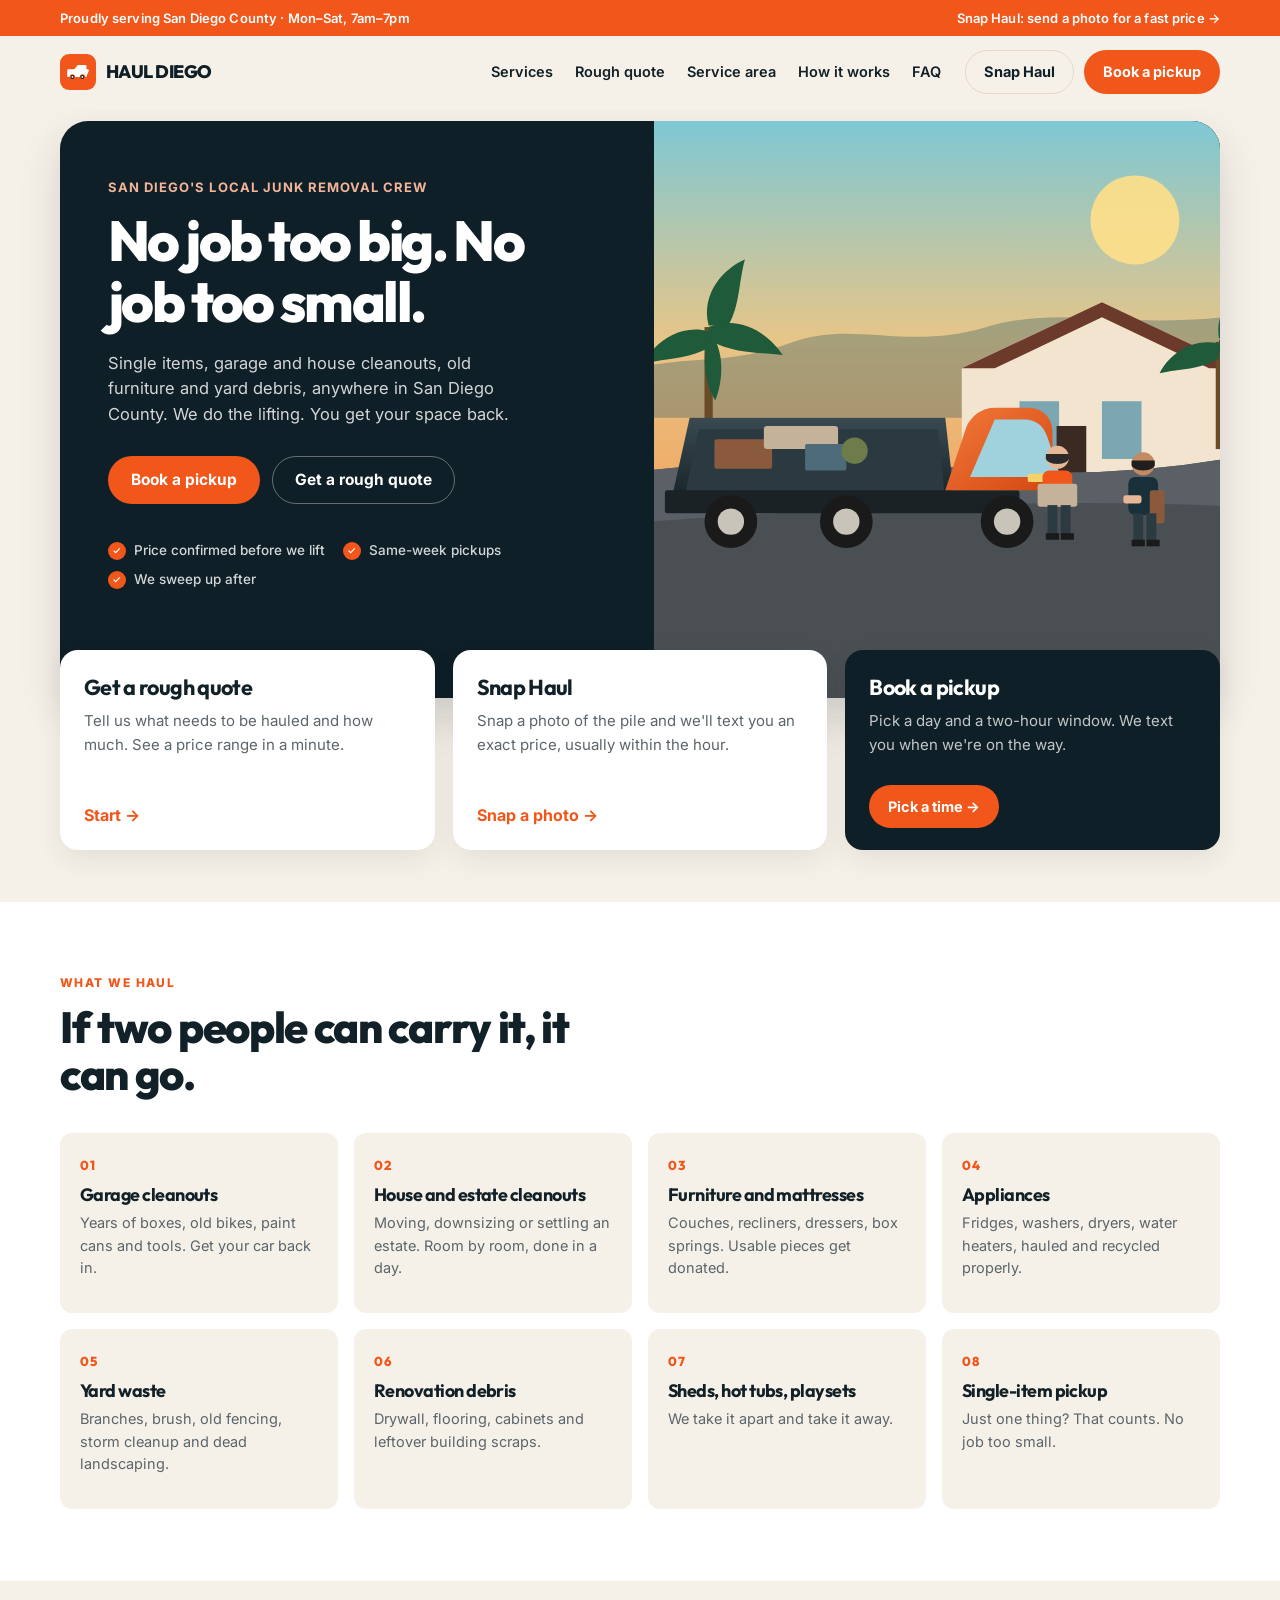
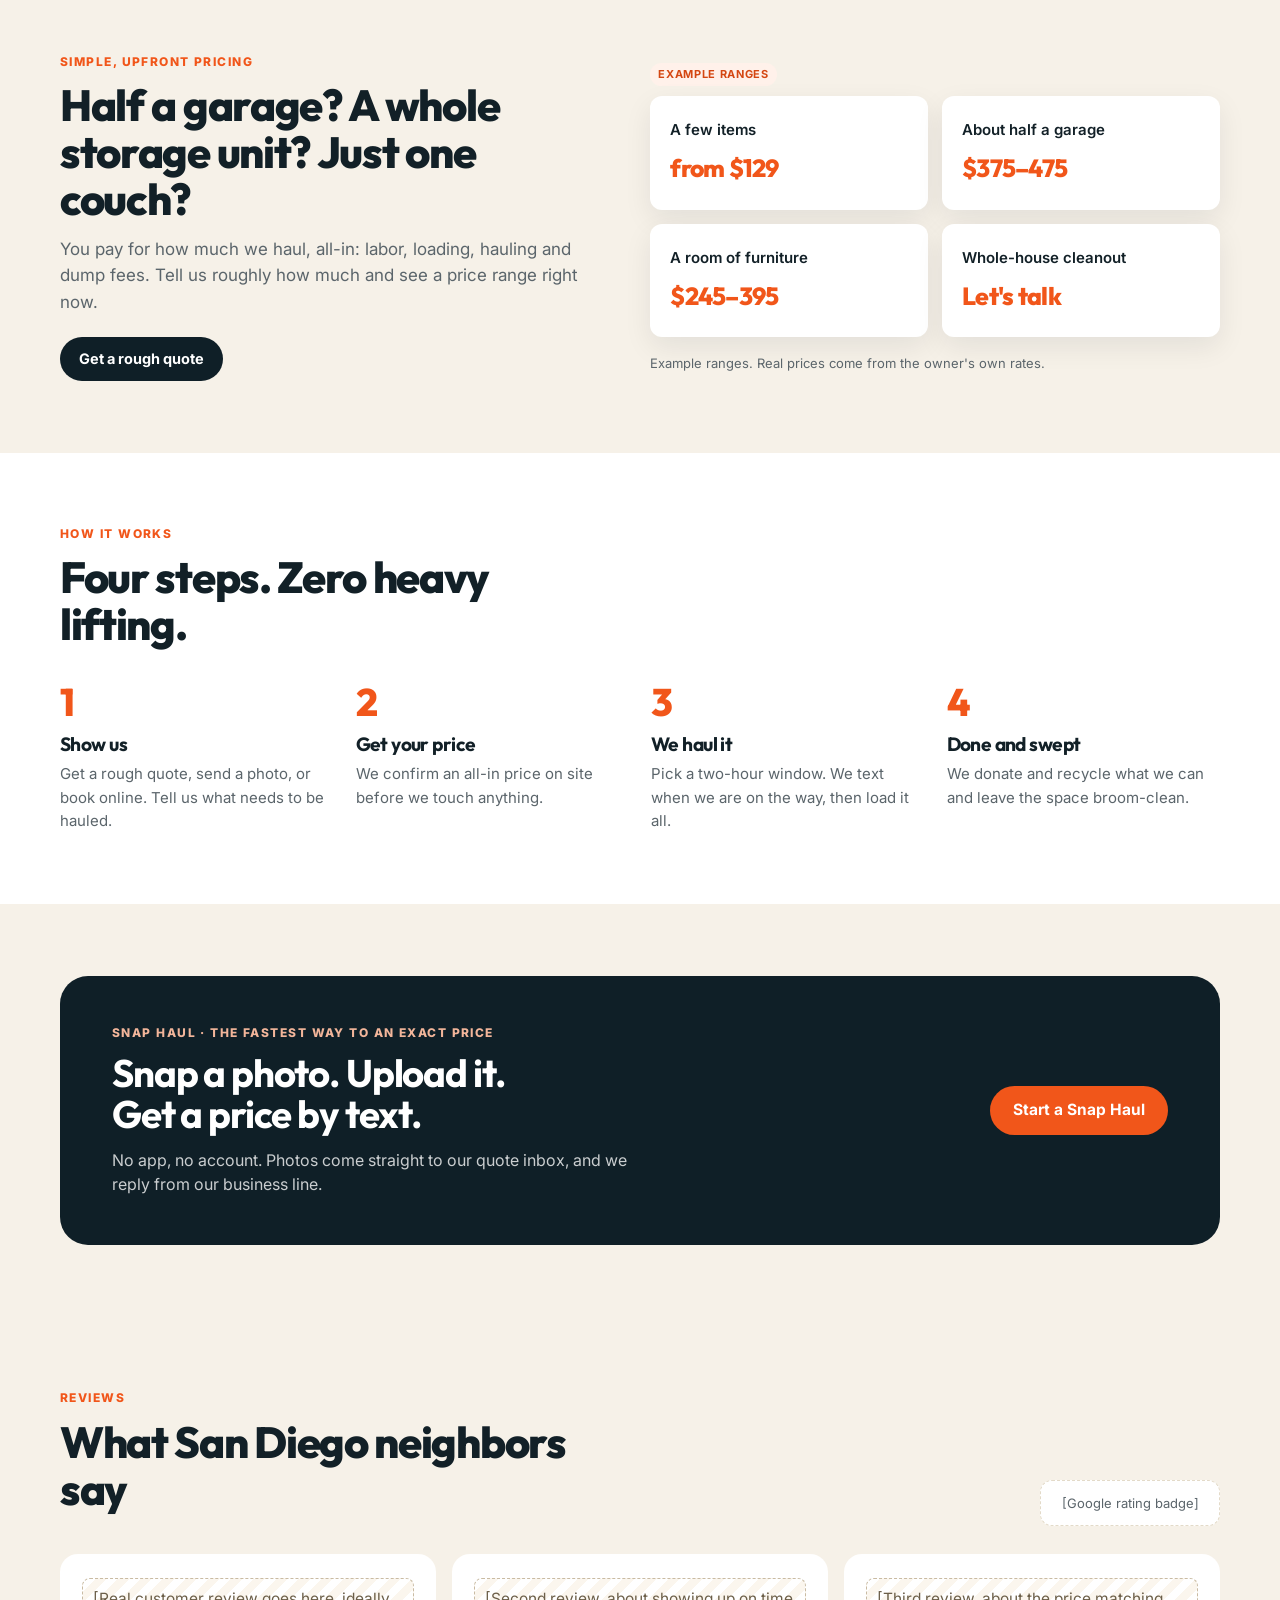
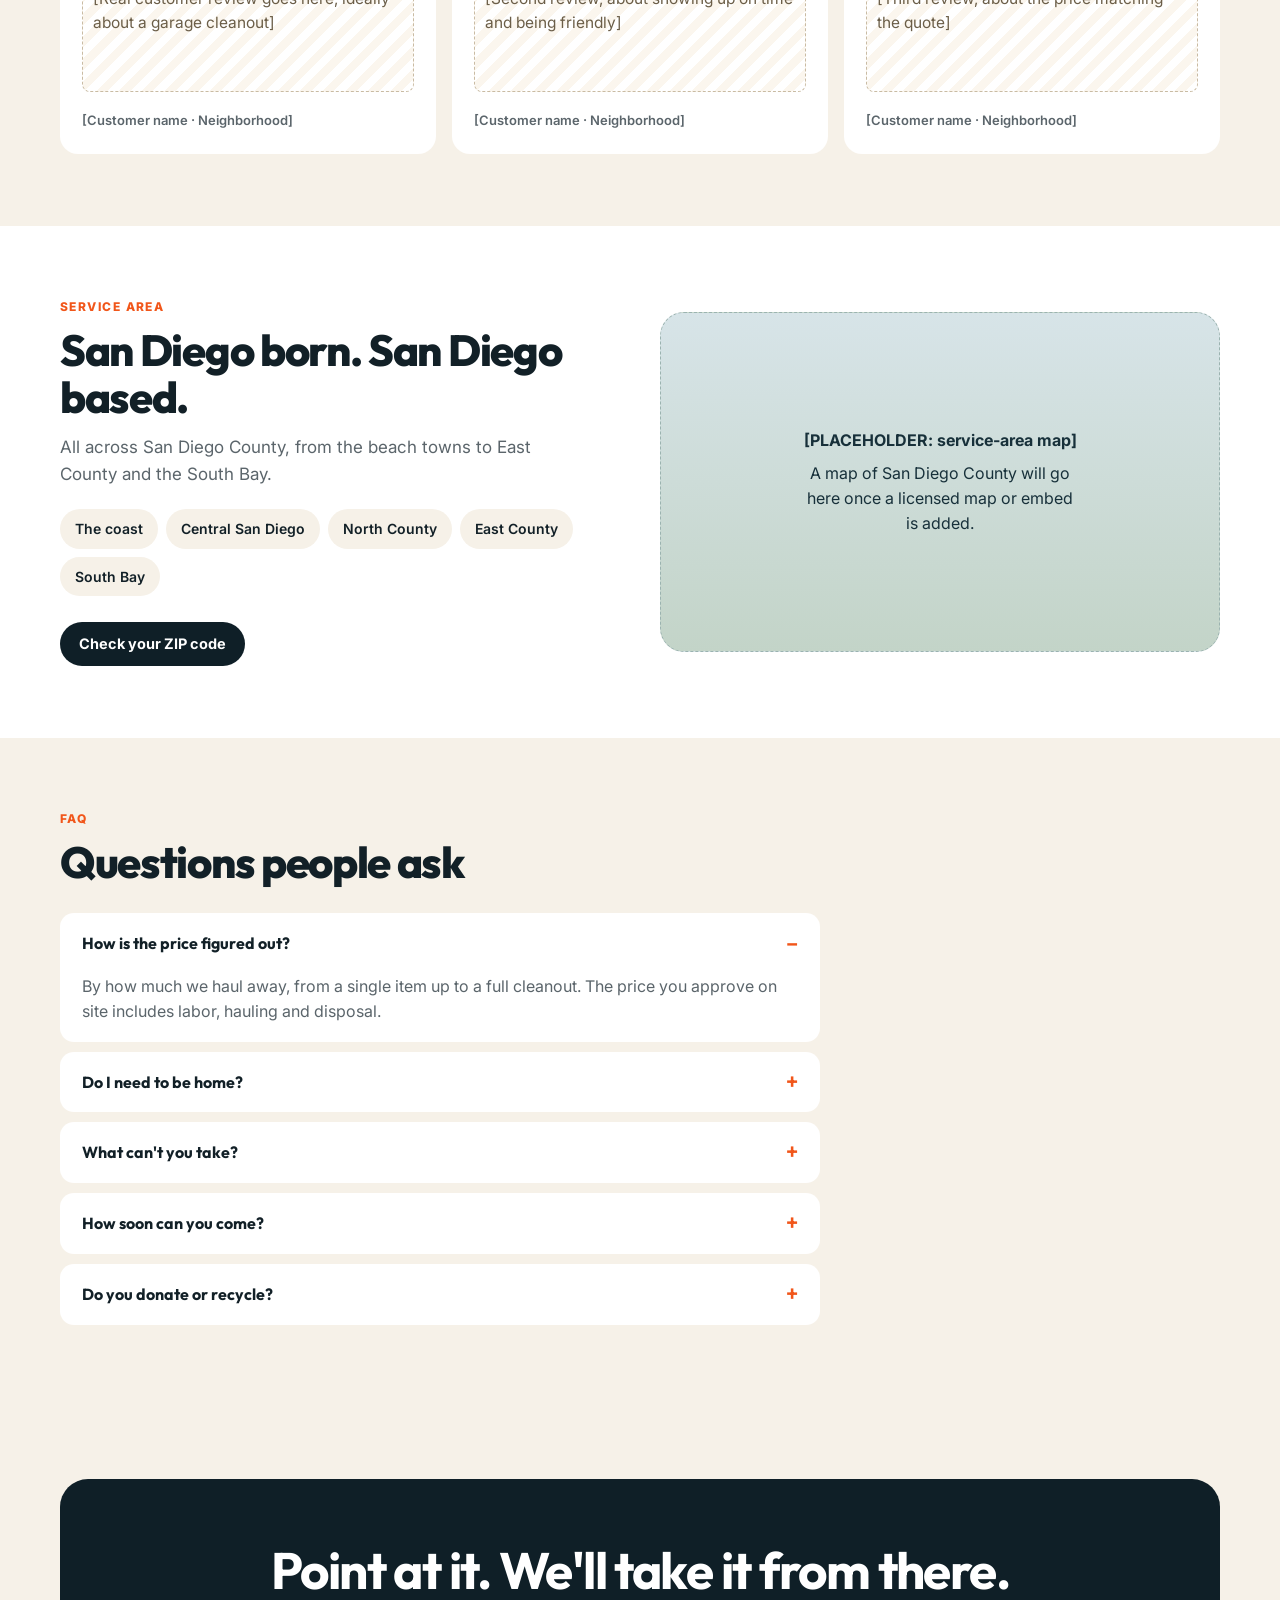
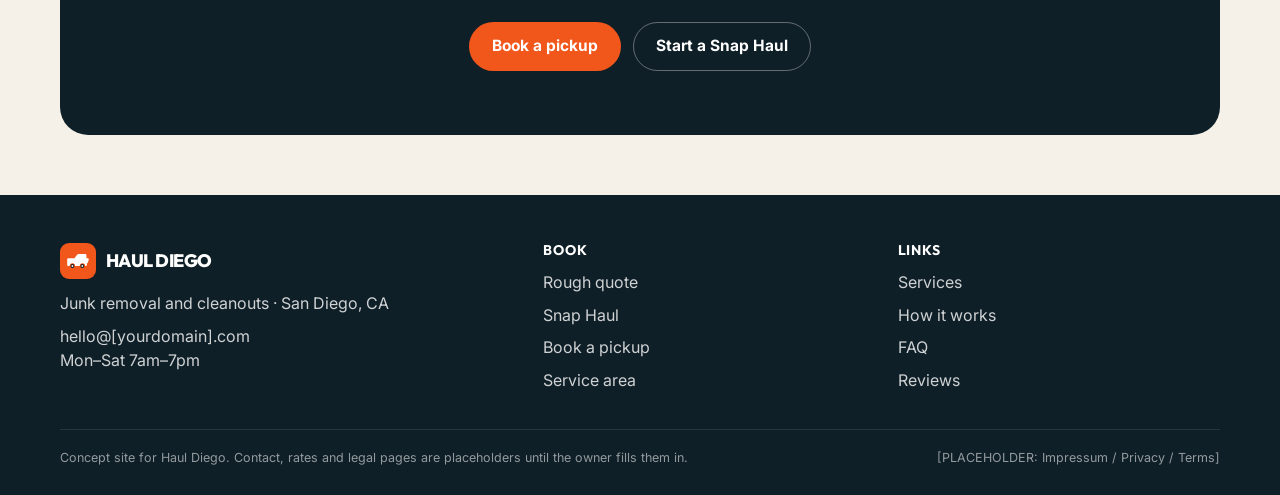
<file: index.html>
<!DOCTYPE html>
<html lang="en">
<head>
  <meta charset="utf-8">
  <meta name="viewport" content="width=device-width, initial-scale=1">
  <title>Haul Diego — Junk removal in San Diego County</title>
  <meta name="description" content="San Diego's local junk removal crew. Single items, garage and house cleanouts, old furniture and yard debris. We do the lifting. You get your space back.">
  <link rel="icon" href="img/logo.svg" type="image/svg+xml">
  <link rel="preconnect" href="https://fonts.googleapis.com">
  <link rel="preconnect" href="https://fonts.gstatic.com" crossorigin>
  <link href="https://fonts.googleapis.com/css2?family=Inter:wght@400;500;600;700&family=Outfit:wght@500;600;700;800&display=swap" rel="stylesheet">
  <link rel="stylesheet" href="css/styles.css">
</head>
<body>
  <a class="skip" href="#main">Skip to content</a>

  <div class="topbar">
    <div class="wrap">
      <span>Proudly serving San Diego County · Mon–Sat, 7am–7pm</span>
      <a href="snap.html">Snap Haul: send a photo for a fast price →</a>
    </div>
  </div>

  <header class="site-header" id="site-header">
    <div class="wrap header-row">
      <a class="logo" href="index.html">
        <img src="img/logo.svg" width="36" height="36" alt="">
        HAUL DIEGO
      </a>
      <button class="menu-toggle" type="button" aria-expanded="false" aria-controls="site-nav" aria-label="Open menu">☰</button>
      <nav class="nav" id="site-nav">
        <a href="#services">Services</a>
        <a href="quote.html">Rough quote</a>
        <a href="service-area.html">Service area</a>
        <a href="#how">How it works</a>
        <a href="#faq">FAQ</a>
      </nav>
      <div class="header-actions">
        <a class="btn btn-ghost" href="snap.html">Snap Haul</a>
        <a class="btn btn-orange" href="book.html">Book a pickup</a>
      </div>
    </div>
  </header>

  <main id="main">
    <section class="hero">
      <div class="wrap">
        <div class="hero-panel">
          <div class="hero-copy">
            <p class="eyebrow light">San Diego's local junk removal crew</p>
            <h1>No job too big. No job too small.</h1>
            <p class="lede">Single items, garage and house cleanouts, old furniture and yard debris, anywhere in San Diego County. We do the lifting. You get your space back.</p>
            <div class="hero-actions">
              <a class="btn btn-orange btn-lg" href="book.html">Book a pickup</a>
              <a class="btn btn-ghost-light btn-lg" href="quote.html">Get a rough quote</a>
            </div>
            <div class="hero-ticks">
              <span class="tick">Price confirmed before we lift</span>
              <span class="tick">Same-week pickups</span>
              <span class="tick">We sweep up after</span>
            </div>
          </div>
          <div class="hero-visual">
            <img src="img/hero.svg" alt="Illustrated placeholder of two workers loading a dump truck in a sunny San Diego driveway. Not a photograph of a real job.">
          </div>
        </div>

        <div class="actions-row">
          <article class="action-card">
            <h3>Get a rough quote</h3>
            <p>Tell us what needs to be hauled and how much. See a price range in a minute.</p>
            <a class="link-arrow" href="quote.html">Start →</a>
          </article>
          <article class="action-card">
            <h3>Snap Haul</h3>
            <p>Snap a photo of the pile and we'll text you an exact price, usually within the hour.</p>
            <a class="link-arrow" href="snap.html">Snap a photo →</a>
          </article>
          <article class="action-card dark">
            <h3>Book a pickup</h3>
            <p>Pick a day and a two-hour window. We text you when we're on the way.</p>
            <a class="btn btn-orange" href="book.html">Pick a time →</a>
          </article>
        </div>
      </div>
    </section>

    <section class="haul" id="services">
      <div class="wrap">
        <div class="haul-head">
          <p class="section-kicker">What we haul</p>
          <h2 class="section-title">If two people can carry it, it can go.</h2>
        </div>
        <div class="haul-grid">
          <article class="haul-tile">
            <div class="num">01</div>
            <h3>Garage cleanouts</h3>
            <p>Years of boxes, old bikes, paint cans and tools. Get your car back in.</p>
          </article>
          <article class="haul-tile">
            <div class="num">02</div>
            <h3>House and estate cleanouts</h3>
            <p>Moving, downsizing or settling an estate. Room by room, done in a day.</p>
          </article>
          <article class="haul-tile">
            <div class="num">03</div>
            <h3>Furniture and mattresses</h3>
            <p>Couches, recliners, dressers, box springs. Usable pieces get donated.</p>
          </article>
          <article class="haul-tile">
            <div class="num">04</div>
            <h3>Appliances</h3>
            <p>Fridges, washers, dryers, water heaters, hauled and recycled properly.</p>
          </article>
          <article class="haul-tile">
            <div class="num">05</div>
            <h3>Yard waste</h3>
            <p>Branches, brush, old fencing, storm cleanup and dead landscaping.</p>
          </article>
          <article class="haul-tile">
            <div class="num">06</div>
            <h3>Renovation debris</h3>
            <p>Drywall, flooring, cabinets and leftover building scraps.</p>
          </article>
          <article class="haul-tile">
            <div class="num">07</div>
            <h3>Sheds, hot tubs, playsets</h3>
            <p>We take it apart and take it away.</p>
          </article>
          <article class="haul-tile">
            <div class="num">08</div>
            <h3>Single-item pickup</h3>
            <p>Just one thing? That counts. No job too small.</p>
          </article>
        </div>
      </div>
    </section>

    <section class="pricing" id="pricing">
      <div class="wrap pricing-grid">
        <div>
          <p class="section-kicker">Simple, upfront pricing</p>
          <h2 class="section-title">Half a garage? A whole storage unit? Just one couch?</h2>
          <p class="section-lead">You pay for how much we haul, all-in: labor, loading, hauling and dump fees. Tell us roughly how much and see a price range right now.</p>
          <p style="margin: 22px 0 0;"><a class="btn btn-navy" href="quote.html">Get a rough quote</a></p>
        </div>
        <div>
          <p class="example-tag">Example ranges</p>
          <div class="price-cards">
            <article class="price-card">
              <div class="label">A few items</div>
              <div class="amount">from $129</div>
            </article>
            <article class="price-card">
              <div class="label">About half a garage</div>
              <div class="amount">$375–475</div>
            </article>
            <article class="price-card">
              <div class="label">A room of furniture</div>
              <div class="amount">$245–395</div>
            </article>
            <article class="price-card">
              <div class="label">Whole-house cleanout</div>
              <div class="amount">Let's talk</div>
            </article>
          </div>
          <p class="footnote">Example ranges. Real prices come from the owner's own rates.</p>
        </div>
      </div>
    </section>

    <section class="steps" id="how">
      <div class="wrap">
        <p class="section-kicker">How it works</p>
        <h2 class="section-title">Four steps. Zero heavy lifting.</h2>
        <div class="step-grid">
          <article class="step">
            <div class="n">1</div>
            <h3>Show us</h3>
            <p>Get a rough quote, send a photo, or book online. Tell us what needs to be hauled.</p>
          </article>
          <article class="step">
            <div class="n">2</div>
            <h3>Get your price</h3>
            <p>We confirm an all-in price on site before we touch anything.</p>
          </article>
          <article class="step">
            <div class="n">3</div>
            <h3>We haul it</h3>
            <p>Pick a two-hour window. We text when we are on the way, then load it all.</p>
          </article>
          <article class="step">
            <div class="n">4</div>
            <h3>Done and swept</h3>
            <p>We donate and recycle what we can and leave the space broom-clean.</p>
          </article>
        </div>
      </div>
    </section>

    <section>
      <div class="wrap">
        <div class="snap-banner">
          <div>
            <p class="section-kicker">Snap Haul · The fastest way to an exact price</p>
            <h2>Snap a photo. Upload it. Get a price by text.</h2>
            <p>No app, no account. Photos come straight to our quote inbox, and we reply from our business line.</p>
          </div>
          <a class="btn btn-orange btn-lg" href="snap.html">Start a Snap Haul</a>
        </div>
      </div>
    </section>

    <section class="reviews" id="reviews">
      <div class="wrap">
        <div class="reviews-head">
          <div>
            <p class="section-kicker">Reviews</p>
            <h2 class="section-title">What San Diego neighbors say</h2>
          </div>
          <div class="g-badge">[Google rating badge]</div>
        </div>
        <div class="review-grid">
          <article class="review">
            <p class="placeholder">[Real customer review goes here, ideally about a garage cleanout]</p>
            <div class="who">[Customer name · Neighborhood]</div>
          </article>
          <article class="review">
            <p class="placeholder">[Second review, about showing up on time and being friendly]</p>
            <div class="who">[Customer name · Neighborhood]</div>
          </article>
          <article class="review">
            <p class="placeholder">[Third review, about the price matching the quote]</p>
            <div class="who">[Customer name · Neighborhood]</div>
          </article>
        </div>
      </div>
    </section>

    <section class="area" id="area">
      <div class="wrap area-grid">
        <div>
          <p class="section-kicker">Service area</p>
          <h2 class="section-title">San Diego born. San Diego based.</h2>
          <p class="section-lead">All across San Diego County, from the beach towns to East County and the South Bay.</p>
          <div class="chips">
            <span class="chip">The coast</span>
            <span class="chip">Central San Diego</span>
            <span class="chip">North County</span>
            <span class="chip">East County</span>
            <span class="chip">South Bay</span>
          </div>
          <a class="btn btn-navy" href="service-area.html">Check your ZIP code</a>
        </div>
        <div class="map-ph" role="img" aria-label="Map placeholder for the San Diego County service area">
          <div>
            <strong>[PLACEHOLDER: service-area map]</strong>
            <p style="margin-top:8px;max-width:28ch">A map of San Diego County will go here once a licensed map or embed is added.</p>
          </div>
        </div>
      </div>
    </section>

    <section class="faq" id="faq">
      <div class="wrap">
        <p class="section-kicker">FAQ</p>
        <h2 class="section-title">Questions people ask</h2>
        <div class="faq-list">
          <div class="faq-item" open>
            <button type="button" aria-expanded="true">How is the price figured out?</button>
            <div class="answer">By how much we haul away, from a single item up to a full cleanout. The price you approve on site includes labor, hauling and disposal.</div>
          </div>
          <div class="faq-item">
            <button type="button" aria-expanded="false">Do I need to be home?</button>
            <div class="answer placeholder">[PLACEHOLDER: Answer from the owner — whether someone needs to be home, and what happens if the pile is left accessible.]</div>
          </div>
          <div class="faq-item">
            <button type="button" aria-expanded="false">What can't you take?</button>
            <div class="answer placeholder">[PLACEHOLDER: List items the crew cannot haul — for example hazardous waste, paints, oils, or anything restricted under local rules. Confirm with the owner.]</div>
          </div>
          <div class="faq-item">
            <button type="button" aria-expanded="false">How soon can you come?</button>
            <div class="answer placeholder">[PLACEHOLDER: Typical lead time, same-week availability, and how booking windows work. Confirm with the owner.]</div>
          </div>
          <div class="faq-item">
            <button type="button" aria-expanded="false">Do you donate or recycle?</button>
            <div class="answer placeholder">[PLACEHOLDER: Donation partners and how recycling is handled. Confirm with the owner.]</div>
          </div>
        </div>
      </div>
    </section>

    <section class="cta">
      <div class="wrap">
        <div class="cta-panel">
          <h2>Point at it. We'll take it from there.</h2>
          <div class="cta-actions">
            <a class="btn btn-orange btn-lg" href="book.html">Book a pickup</a>
            <a class="btn btn-ghost-light btn-lg" href="snap.html">Start a Snap Haul</a>
          </div>
        </div>
      </div>
    </section>
  </main>

  <footer class="site-footer">
    <div class="wrap">
      <div class="footer-grid">
        <div>
          <a class="logo" href="index.html"><img src="img/logo.svg" width="36" height="36" alt=""> HAUL DIEGO</a>
          <p style="margin-top:12px">Junk removal and cleanouts · San Diego, CA</p>
          <p style="margin-top:8px">hello@[yourdomain].com</p>
          <p>Mon–Sat 7am–7pm</p>
        </div>
        <div>
          <h3>Book</h3>
          <ul>
            <li><a href="quote.html">Rough quote</a></li>
            <li><a href="snap.html">Snap Haul</a></li>
            <li><a href="book.html">Book a pickup</a></li>
            <li><a href="service-area.html">Service area</a></li>
          </ul>
        </div>
        <div>
          <h3>Links</h3>
          <ul>
            <li><a href="#services">Services</a></li>
            <li><a href="#how">How it works</a></li>
            <li><a href="#faq">FAQ</a></li>
            <li><a href="#reviews">Reviews</a></li>
          </ul>
        </div>
      </div>
      <div class="legal">
        <span>Concept site for Haul Diego. Contact, rates and legal pages are placeholders until the owner fills them in.</span>
        <span>[PLACEHOLDER: Impressum / Privacy / Terms]</span>
      </div>
    </div>
  </footer>

  <nav class="mobile-bar" aria-label="Quick actions">
    <a class="btn btn-ghost" href="quote.html">Quote</a>
    <a class="btn btn-ghost" href="snap.html">Send photo</a>
    <a class="btn btn-orange" href="book.html">Book</a>
  </nav>

  <script src="js/main.js"></script>
</body>
</html>
</file>
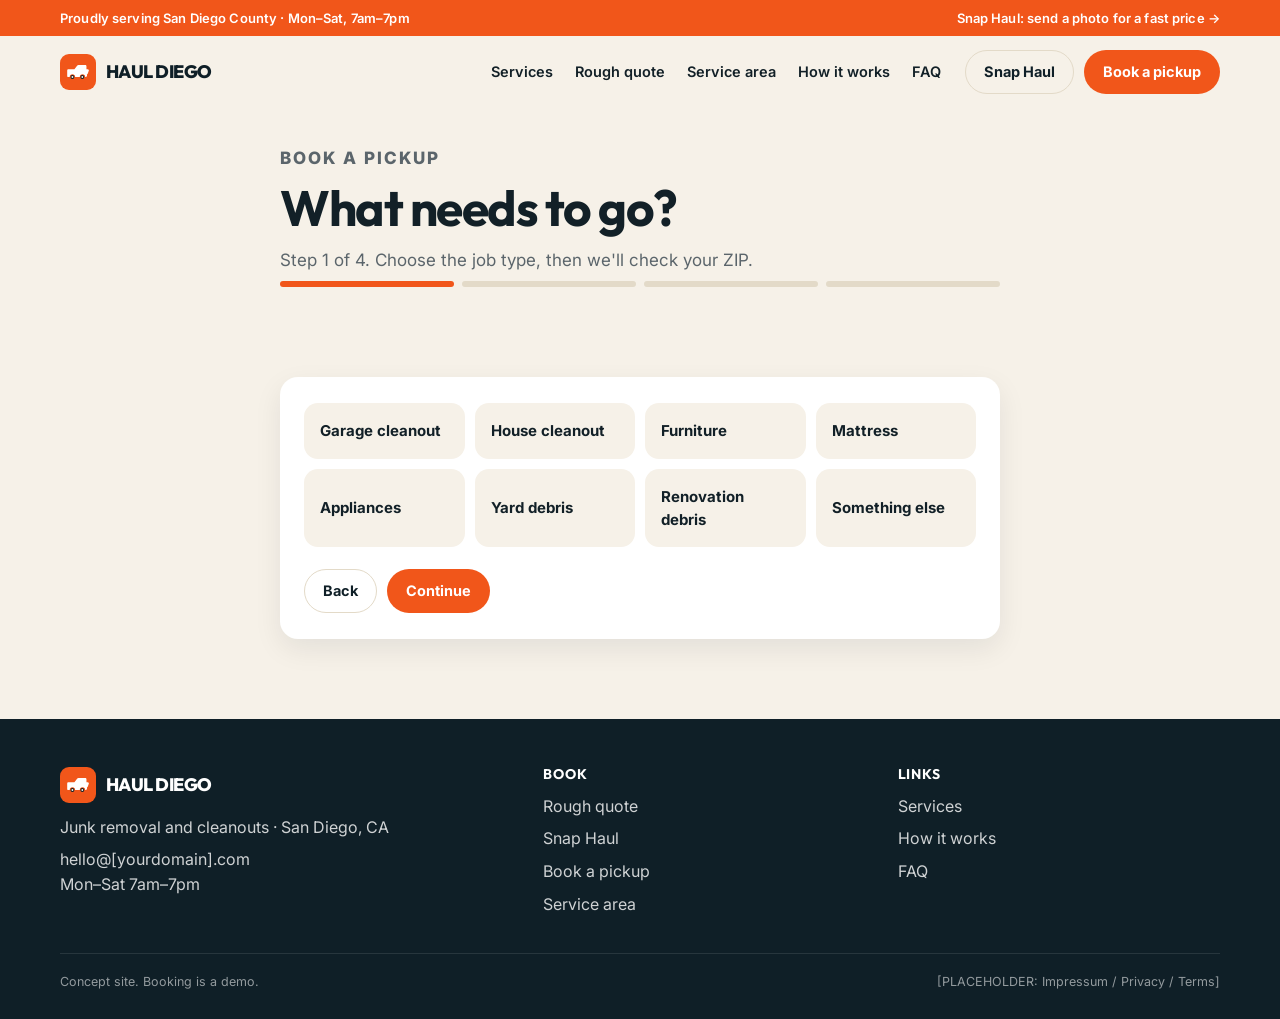
<file: book.html>
<!DOCTYPE html>
<html lang="en">
<head>
  <meta charset="utf-8">
  <meta name="viewport" content="width=device-width, initial-scale=1">
  <title>Book a pickup — Haul Diego</title>
  <meta name="description" content="Book a junk removal pickup in San Diego County. Pick a day and a two-hour window.">
  <link rel="icon" href="img/logo.svg" type="image/svg+xml">
  <link rel="preconnect" href="https://fonts.googleapis.com">
  <link rel="preconnect" href="https://fonts.gstatic.com" crossorigin>
  <link href="https://fonts.googleapis.com/css2?family=Inter:wght@400;500;600;700&family=Outfit:wght@500;600;700;800&display=swap" rel="stylesheet">
  <link rel="stylesheet" href="css/styles.css">
</head>
<body>
  <a class="skip" href="#main">Skip to content</a>
  <div class="topbar">
    <div class="wrap">
      <span>Proudly serving San Diego County · Mon–Sat, 7am–7pm</span>
      <a href="snap.html">Snap Haul: send a photo for a fast price →</a>
    </div>
  </div>
  <header class="site-header" id="site-header">
    <div class="wrap header-row">
      <a class="logo" href="index.html"><img src="img/logo.svg" width="36" height="36" alt=""> HAUL DIEGO</a>
      <button class="menu-toggle" type="button" aria-expanded="false" aria-controls="site-nav" aria-label="Open menu">☰</button>
      <nav class="nav" id="site-nav">
        <a href="index.html#services">Services</a>
        <a href="quote.html">Rough quote</a>
        <a href="service-area.html">Service area</a>
        <a href="index.html#how">How it works</a>
        <a href="index.html#faq">FAQ</a>
      </nav>
      <div class="header-actions">
        <a class="btn btn-ghost" href="snap.html">Snap Haul</a>
        <a class="btn btn-orange" href="book.html" aria-current="page">Book a pickup</a>
      </div>
    </div>
  </header>

  <main id="main">
    <div class="page-hero">
      <div class="wrap book-shell" style="max-width:720px">
        <p class="section-kicker">Book a pickup</p>
        <h1 id="step-title">What needs to go?</h1>
        <p id="step-lead">Step 1 of 4. Choose the job type, then we'll check your ZIP.</p>
        <div class="progress" id="progress" aria-hidden="true"><span class="is-on"></span><span></span><span></span><span></span></div>
      </div>
    </div>

    <div class="wrap book-shell">
      <form id="book-form" class="step-card" novalidate>
        <div data-step="1">
          <div class="choice-grid" id="job-types"></div>
        </div>
        <div data-step="2" hidden>
          <div class="field">
            <label for="zip">Pickup ZIP code</label>
            <input class="text-input" id="zip" name="zip" inputmode="numeric" pattern="[0-9]{5}" maxlength="5" placeholder="92109" autocomplete="postal-code">
            <p class="help">We serve San Diego County. Try 92109, 91942, 91910 or 92024.</p>
            <button class="btn btn-navy" type="button" id="check-zip" style="margin-top:10px">Check</button>
            <p class="ok-msg" id="zip-ok" hidden></p>
            <p class="err-msg" id="zip-err" hidden></p>
          </div>
        </div>
        <div data-step="3" hidden>
          <h2 style="font-size:1.1rem;margin-bottom:10px">Pick a day</h2>
          <p class="hint" style="color:var(--muted);margin-bottom:12px">We run Monday through Saturday, 7am–7pm. Choose a two-hour window.</p>
          <div class="days" id="days"></div>
          <h2 style="font-size:1.1rem;margin:22px 0 10px">Two-hour window</h2>
          <div class="windows" id="windows"></div>
        </div>
        <div data-step="4" hidden>
          <div class="field">
            <label for="name">Full name</label>
            <input id="name" name="name" required autocomplete="name">
          </div>
          <div class="field">
            <label for="phone">Mobile number</label>
            <input id="phone" name="phone" type="tel" required autocomplete="tel" placeholder="(619) 555-0100">
          </div>
          <div class="field">
            <label for="email">Email <span style="font-weight:500;color:var(--muted)">(optional)</span></label>
            <input id="email" name="email" type="email" autocomplete="email">
          </div>
          <div class="field">
            <label for="notes">Anything we should know? <span style="font-weight:500;color:var(--muted)">(optional)</span></label>
            <textarea id="notes" name="notes" rows="4" placeholder="Gate code, stairs, or where to park."></textarea>
          </div>
        </div>
        <div style="display:flex;gap:10px;margin-top:22px;flex-wrap:wrap">
          <button class="btn btn-ghost" type="button" id="back-btn" hidden>Back</button>
          <button class="btn btn-orange" type="button" id="next-btn">Continue</button>
        </div>
      </form>

      <div class="confirm" id="confirm" hidden>
        <p class="demo-note">Demo only</p>
        <h2>We have your request — this is a demo.</h2>
        <p style="color:var(--muted);max-width:46ch;margin:0 auto 18px">Nothing has been scheduled and no message has been sent. When this site goes live, this step should go to the owner's real booking or phone line.</p>
        <p id="confirm-summary" style="margin-bottom:22px"></p>
        <p class="placeholder" style="margin-bottom:22px;text-align:left">[PLACEHOLDER: Replace this confirmation with a real booking process, calendar, or a call-back from the crew.]</p>
        <a class="btn btn-orange" href="index.html">Back to the home page</a>
      </div>
    </div>
  </main>

  <footer class="site-footer">
    <div class="wrap">
      <div class="footer-grid">
        <div>
          <a class="logo" href="index.html"><img src="img/logo.svg" width="36" height="36" alt=""> HAUL DIEGO</a>
          <p style="margin-top:12px">Junk removal and cleanouts · San Diego, CA</p>
          <p style="margin-top:8px">hello@[yourdomain].com</p>
          <p>Mon–Sat 7am–7pm</p>
        </div>
        <div>
          <h3>Book</h3>
          <ul>
            <li><a href="quote.html">Rough quote</a></li>
            <li><a href="snap.html">Snap Haul</a></li>
            <li><a href="book.html">Book a pickup</a></li>
            <li><a href="service-area.html">Service area</a></li>
          </ul>
        </div>
        <div>
          <h3>Links</h3>
          <ul>
            <li><a href="index.html#services">Services</a></li>
            <li><a href="index.html#how">How it works</a></li>
            <li><a href="index.html#faq">FAQ</a></li>
          </ul>
        </div>
      </div>
      <div class="legal"><span>Concept site. Booking is a demo.</span><span>[PLACEHOLDER: Impressum / Privacy / Terms]</span></div>
    </div>
  </footer>
  <nav class="mobile-bar" aria-label="Quick actions">
    <a class="btn btn-ghost" href="quote.html">Quote</a>
    <a class="btn btn-ghost" href="snap.html">Send photo</a>
    <a class="btn btn-orange" href="book.html">Book</a>
  </nav>
  <script src="js/zips.js"></script>
  <script src="js/main.js"></script>
  <script src="js/book.js"></script>
</body>
</html>
</file>
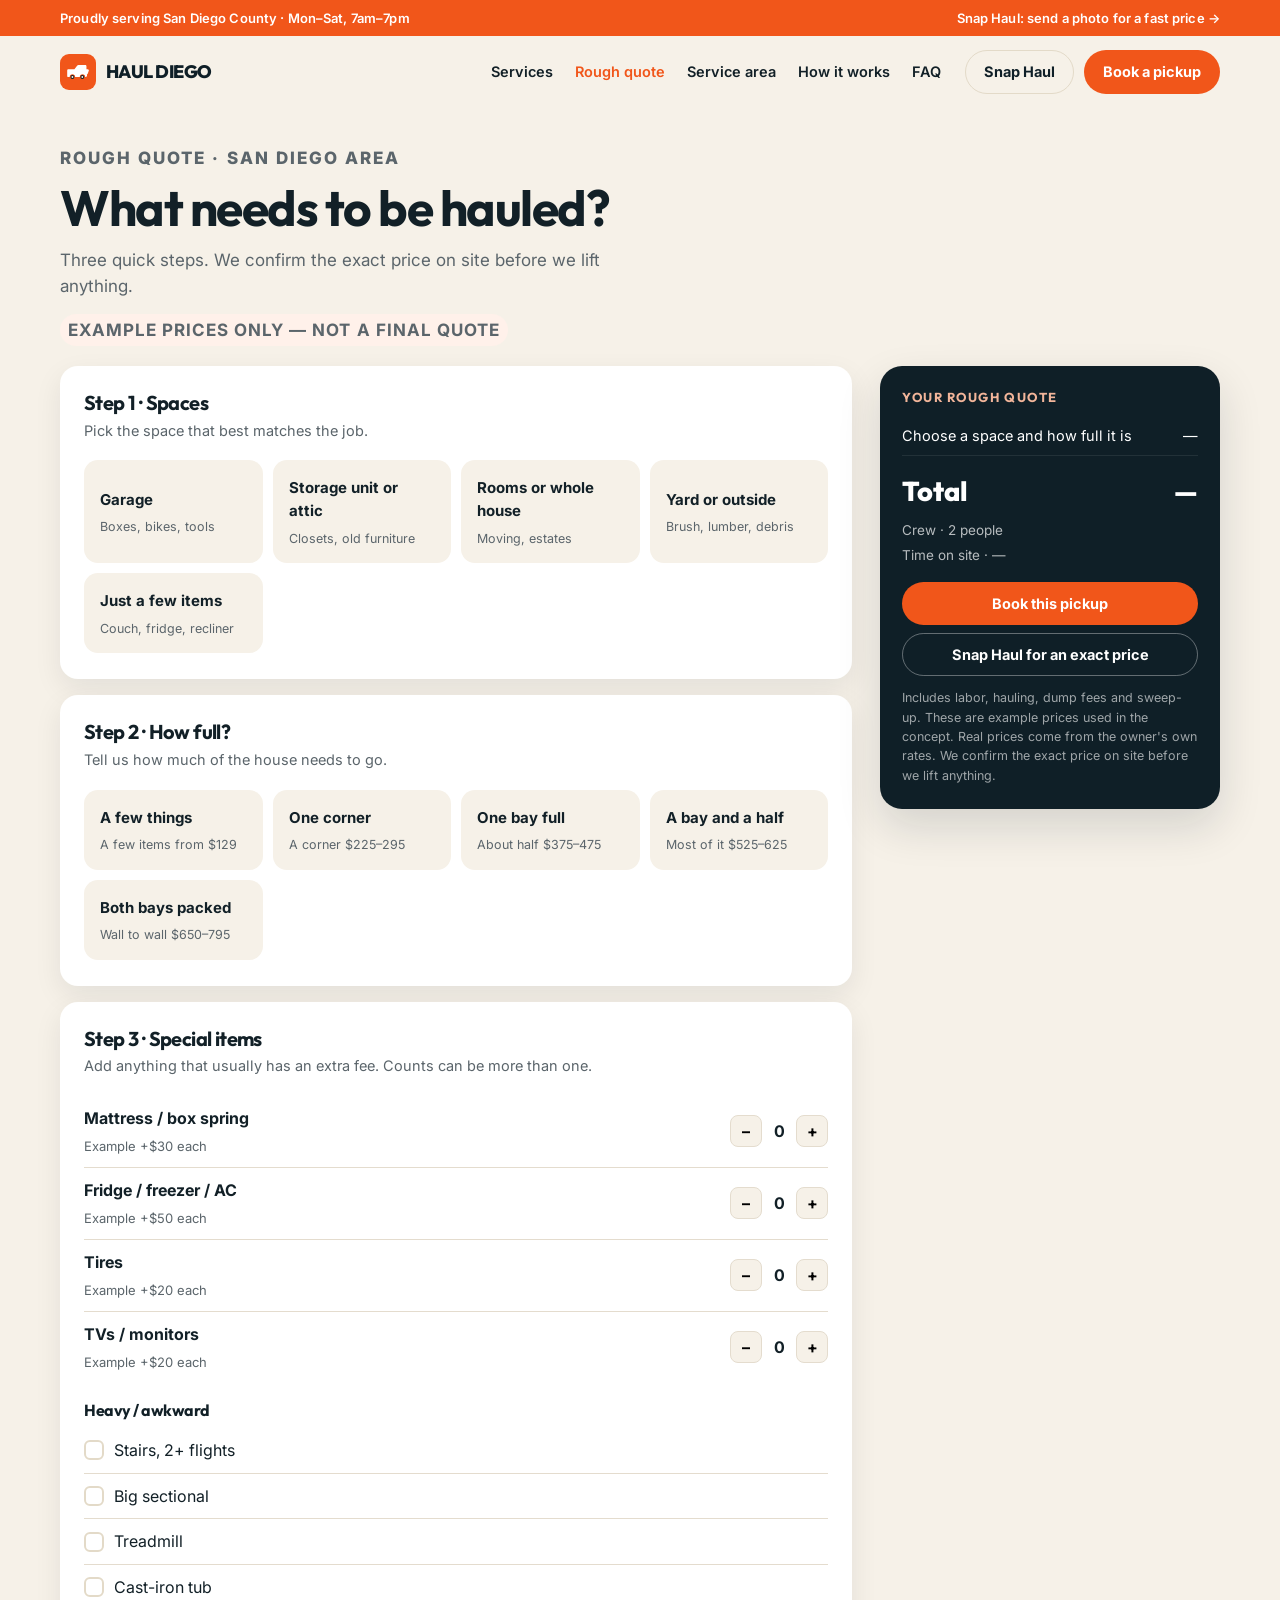
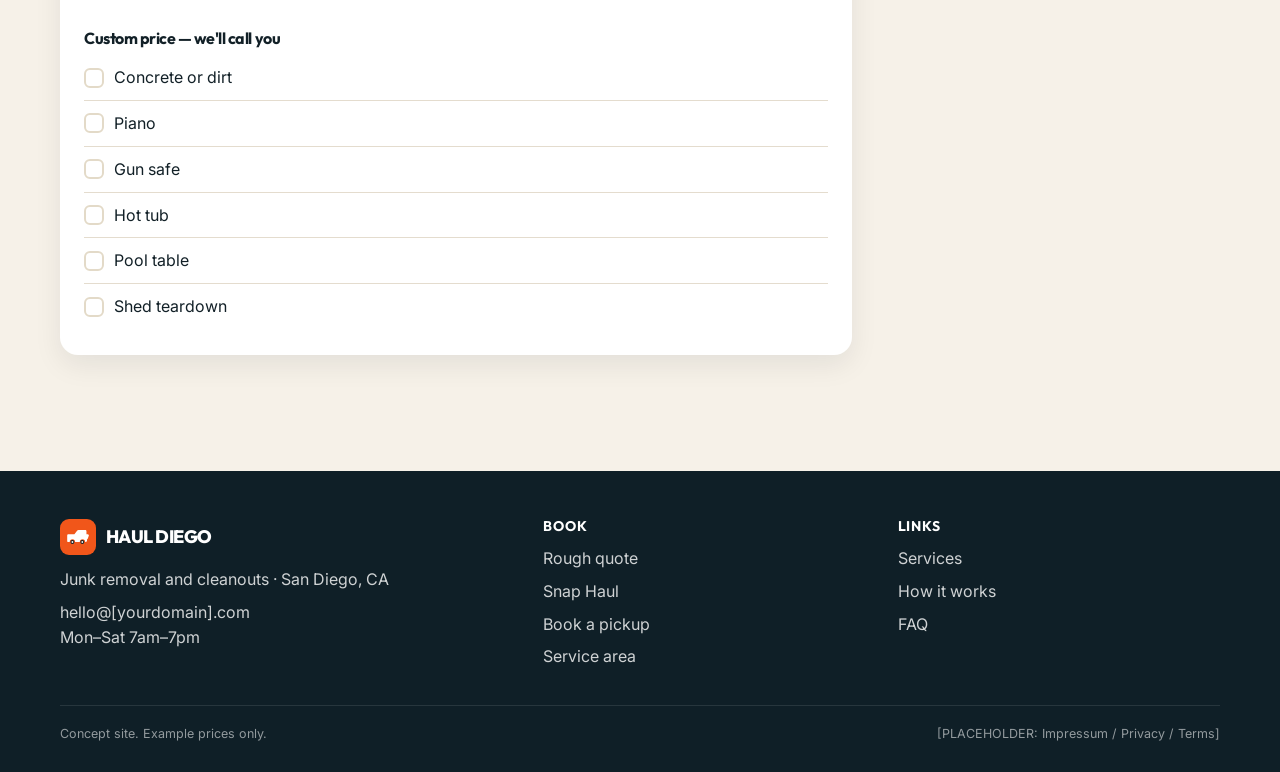
<file: quote.html>
<!DOCTYPE html>
<html lang="en">
<head>
  <meta charset="utf-8">
  <meta name="viewport" content="width=device-width, initial-scale=1">
  <title>Rough quote — Haul Diego</title>
  <meta name="description" content="Get a rough junk removal quote for San Diego County. We confirm the exact price on site before we lift anything.">
  <link rel="icon" href="img/logo.svg" type="image/svg+xml">
  <link rel="preconnect" href="https://fonts.googleapis.com">
  <link rel="preconnect" href="https://fonts.gstatic.com" crossorigin>
  <link href="https://fonts.googleapis.com/css2?family=Inter:wght@400;500;600;700&family=Outfit:wght@500;600;700;800&display=swap" rel="stylesheet">
  <link rel="stylesheet" href="css/styles.css">
</head>
<body>
  <a class="skip" href="#main">Skip to content</a>
  <div class="topbar">
    <div class="wrap">
      <span>Proudly serving San Diego County · Mon–Sat, 7am–7pm</span>
      <a href="snap.html">Snap Haul: send a photo for a fast price →</a>
    </div>
  </div>
  <header class="site-header" id="site-header">
    <div class="wrap header-row">
      <a class="logo" href="index.html"><img src="img/logo.svg" width="36" height="36" alt=""> HAUL DIEGO</a>
      <button class="menu-toggle" type="button" aria-expanded="false" aria-controls="site-nav" aria-label="Open menu">☰</button>
      <nav class="nav" id="site-nav">
        <a href="index.html#services">Services</a>
        <a href="quote.html" aria-current="page">Rough quote</a>
        <a href="service-area.html">Service area</a>
        <a href="index.html#how">How it works</a>
        <a href="index.html#faq">FAQ</a>
      </nav>
      <div class="header-actions">
        <a class="btn btn-ghost" href="snap.html">Snap Haul</a>
        <a class="btn btn-orange" href="book.html">Book a pickup</a>
      </div>
    </div>
  </header>

  <main id="main">
    <div class="page-hero">
      <div class="wrap">
        <p class="section-kicker">Rough quote · San Diego area</p>
        <h1>What needs to be hauled?</h1>
        <p>Three quick steps. We confirm the exact price on site before we lift anything.</p>
        <p class="example-tag" style="margin-top:14px">Example prices only — not a final quote</p>
      </div>
    </div>

    <div class="wrap quote-layout">
      <div>
        <section class="step-card" id="step-space">
          <h2>Step 1 · Spaces</h2>
          <p class="hint">Pick the space that best matches the job.</p>
          <div class="choice-grid" id="spaces"></div>
        </section>

        <section class="step-card" id="step-full">
          <h2>Step 2 · How full?</h2>
          <p class="hint" id="full-hint">Think in bays. A one-car garage is one bay.</p>
          <div class="bay-visual" id="bay-visual" hidden>
            <p>Bay 1 and Bay 2 fill as you choose how packed the space is.</p>
            <div class="bays">
              <div class="bay" id="bay1"><span class="fill" style="height:0"></span><span class="lbl">Bay 1</span></div>
              <div class="bay" id="bay2"><span class="fill" style="height:0"></span><span class="lbl">Bay 2</span></div>
            </div>
          </div>
          <div class="choice-grid" id="fullness"></div>
        </section>

        <section class="step-card" id="step-special">
          <h2>Step 3 · Special items</h2>
          <p class="hint">Add anything that usually has an extra fee. Counts can be more than one.</p>
          <div id="counters"></div>
          <h3 style="margin:20px 0 8px;font-size:1rem">Heavy / awkward</h3>
          <div id="heavy"></div>
          <h3 style="margin:20px 0 8px;font-size:1rem">Custom price — we'll call you</h3>
          <div id="custom"></div>
        </section>
      </div>

      <aside class="quote-side" aria-live="polite">
        <h2>Your rough quote</h2>
        <div class="quote-lines" id="quote-lines"></div>
        <div class="quote-total"><span>Total</span><span id="quote-total">$0</span></div>
        <p class="meta" id="quote-crew">Crew · 2 people</p>
        <p class="meta" id="quote-time">Time on site · —</p>
        <p class="meta" id="quote-custom" hidden></p>
        <div class="btns">
          <a class="btn btn-orange btn-block" id="book-link" href="book.html">Book this pickup</a>
          <a class="btn btn-ghost-light btn-block" href="snap.html">Snap Haul for an exact price</a>
        </div>
        <p class="fine">Includes labor, hauling, dump fees and sweep-up. These are example prices used in the concept. Real prices come from the owner's own rates. We confirm the exact price on site before we lift anything.</p>
      </aside>
    </div>
  </main>

  <footer class="site-footer">
    <div class="wrap">
      <div class="footer-grid">
        <div>
          <a class="logo" href="index.html"><img src="img/logo.svg" width="36" height="36" alt=""> HAUL DIEGO</a>
          <p style="margin-top:12px">Junk removal and cleanouts · San Diego, CA</p>
          <p style="margin-top:8px">hello@[yourdomain].com</p>
          <p>Mon–Sat 7am–7pm</p>
        </div>
        <div>
          <h3>Book</h3>
          <ul>
            <li><a href="quote.html">Rough quote</a></li>
            <li><a href="snap.html">Snap Haul</a></li>
            <li><a href="book.html">Book a pickup</a></li>
            <li><a href="service-area.html">Service area</a></li>
          </ul>
        </div>
        <div>
          <h3>Links</h3>
          <ul>
            <li><a href="index.html#services">Services</a></li>
            <li><a href="index.html#how">How it works</a></li>
            <li><a href="index.html#faq">FAQ</a></li>
          </ul>
        </div>
      </div>
      <div class="legal">
        <span>Concept site. Example prices only.</span>
        <span>[PLACEHOLDER: Impressum / Privacy / Terms]</span>
      </div>
    </div>
  </footer>
  <nav class="mobile-bar" aria-label="Quick actions">
    <a class="btn btn-ghost" href="quote.html">Quote</a>
    <a class="btn btn-ghost" href="snap.html">Send photo</a>
    <a class="btn btn-orange" href="book.html">Book</a>
  </nav>
  <script src="js/main.js"></script>
  <script src="js/quote.js"></script>
</body>
</html>
</file>
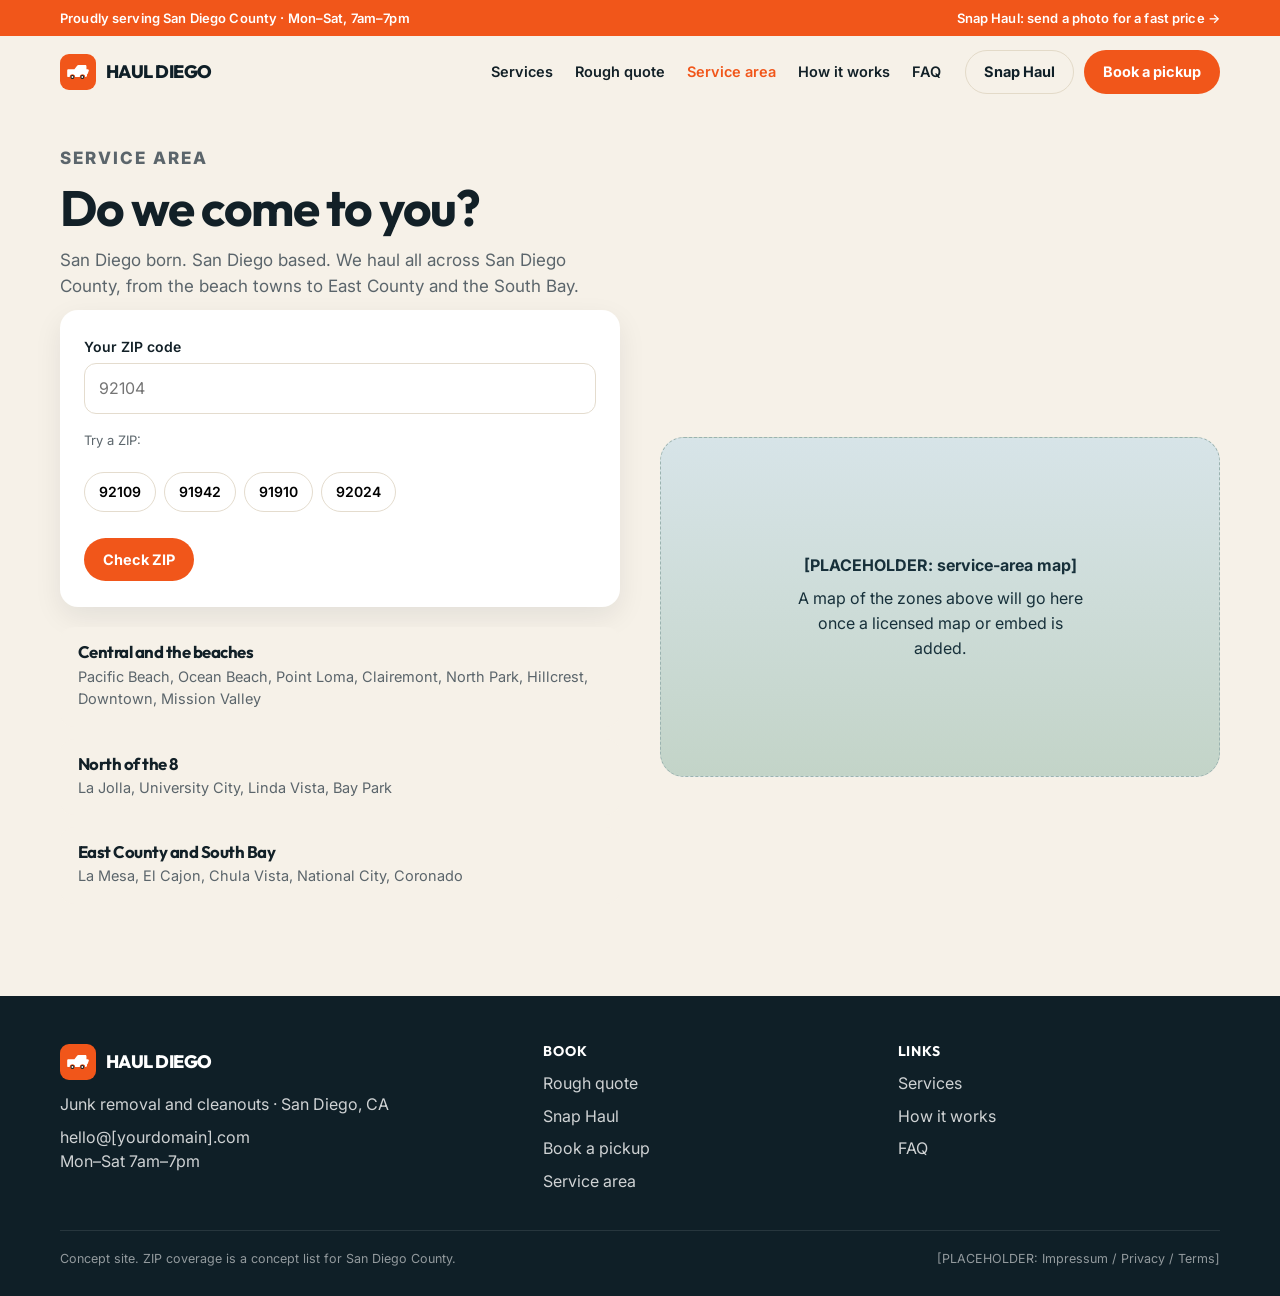
<file: service-area.html>
<!DOCTYPE html>
<html lang="en">
<head>
  <meta charset="utf-8">
  <meta name="viewport" content="width=device-width, initial-scale=1">
  <title>Service area — Haul Diego</title>
  <meta name="description" content="Do we come to you? Check your ZIP code for junk removal across San Diego County.">
  <link rel="icon" href="img/logo.svg" type="image/svg+xml">
  <link rel="preconnect" href="https://fonts.googleapis.com">
  <link rel="preconnect" href="https://fonts.gstatic.com" crossorigin>
  <link href="https://fonts.googleapis.com/css2?family=Inter:wght@400;500;600;700&family=Outfit:wght@500;600;700;800&display=swap" rel="stylesheet">
  <link rel="stylesheet" href="css/styles.css">
</head>
<body>
  <a class="skip" href="#main">Skip to content</a>
  <div class="topbar">
    <div class="wrap">
      <span>Proudly serving San Diego County · Mon–Sat, 7am–7pm</span>
      <a href="snap.html">Snap Haul: send a photo for a fast price →</a>
    </div>
  </div>
  <header class="site-header" id="site-header">
    <div class="wrap header-row">
      <a class="logo" href="index.html"><img src="img/logo.svg" width="36" height="36" alt=""> HAUL DIEGO</a>
      <button class="menu-toggle" type="button" aria-expanded="false" aria-controls="site-nav" aria-label="Open menu">☰</button>
      <nav class="nav" id="site-nav">
        <a href="index.html#services">Services</a>
        <a href="quote.html">Rough quote</a>
        <a href="service-area.html" aria-current="page">Service area</a>
        <a href="index.html#how">How it works</a>
        <a href="index.html#faq">FAQ</a>
      </nav>
      <div class="header-actions">
        <a class="btn btn-ghost" href="snap.html">Snap Haul</a>
        <a class="btn btn-orange" href="book.html">Book a pickup</a>
      </div>
    </div>
  </header>

  <main id="main">
    <div class="page-hero">
      <div class="wrap">
        <p class="section-kicker">Service area</p>
        <h1>Do we come to you?</h1>
        <p>San Diego born. San Diego based. We haul all across San Diego County, from the beach towns to East County and the South Bay.</p>
      </div>
    </div>

    <div class="wrap area-grid" style="padding-bottom:72px">
      <div>
        <form class="step-card" id="zip-form">
          <div class="field">
            <label for="zip">Your ZIP code</label>
            <input class="text-input" id="zip" name="zip" inputmode="numeric" pattern="[0-9]{5}" maxlength="5" placeholder="92104" autocomplete="postal-code">
          </div>
          <p class="help" style="margin-bottom:10px">Try a ZIP:</p>
          <div class="chips" id="try-chips">
            <button type="button" class="chip-btn" data-zip="92109">92109</button>
            <button type="button" class="chip-btn" data-zip="91942">91942</button>
            <button type="button" class="chip-btn" data-zip="91910">91910</button>
            <button type="button" class="chip-btn" data-zip="92024">92024</button>
          </div>
          <button class="btn btn-orange" type="submit">Check ZIP</button>
          <div class="zip-result" id="zip-result" role="status"></div>
        </form>

        <div class="zones">
          <article class="zone">
            <h3>Central and the beaches</h3>
            <p>Pacific Beach, Ocean Beach, Point Loma, Clairemont, North Park, Hillcrest, Downtown, Mission Valley</p>
          </article>
          <article class="zone">
            <h3>North of the 8</h3>
            <p>La Jolla, University City, Linda Vista, Bay Park</p>
          </article>
          <article class="zone">
            <h3>East County and South Bay</h3>
            <p>La Mesa, El Cajon, Chula Vista, National City, Coronado</p>
          </article>
        </div>
      </div>
      <div class="map-ph" role="img" aria-label="Map placeholder for the San Diego County service area">
        <div>
          <strong>[PLACEHOLDER: service-area map]</strong>
          <p style="margin-top:8px;max-width:30ch">A map of the zones above will go here once a licensed map or embed is added.</p>
        </div>
      </div>
    </div>
  </main>

  <footer class="site-footer">
    <div class="wrap">
      <div class="footer-grid">
        <div>
          <a class="logo" href="index.html"><img src="img/logo.svg" width="36" height="36" alt=""> HAUL DIEGO</a>
          <p style="margin-top:12px">Junk removal and cleanouts · San Diego, CA</p>
          <p style="margin-top:8px">hello@[yourdomain].com</p>
          <p>Mon–Sat 7am–7pm</p>
        </div>
        <div>
          <h3>Book</h3>
          <ul>
            <li><a href="quote.html">Rough quote</a></li>
            <li><a href="snap.html">Snap Haul</a></li>
            <li><a href="book.html">Book a pickup</a></li>
            <li><a href="service-area.html">Service area</a></li>
          </ul>
        </div>
        <div>
          <h3>Links</h3>
          <ul>
            <li><a href="index.html#services">Services</a></li>
            <li><a href="index.html#how">How it works</a></li>
            <li><a href="index.html#faq">FAQ</a></li>
          </ul>
        </div>
      </div>
      <div class="legal"><span>Concept site. ZIP coverage is a concept list for San Diego County.</span><span>[PLACEHOLDER: Impressum / Privacy / Terms]</span></div>
    </div>
  </footer>
  <nav class="mobile-bar" aria-label="Quick actions">
    <a class="btn btn-ghost" href="quote.html">Quote</a>
    <a class="btn btn-ghost" href="snap.html">Send photo</a>
    <a class="btn btn-orange" href="book.html">Book</a>
  </nav>
  <script src="js/zips.js"></script>
  <script src="js/main.js"></script>
  <script src="js/area.js"></script>
</body>
</html>
</file>
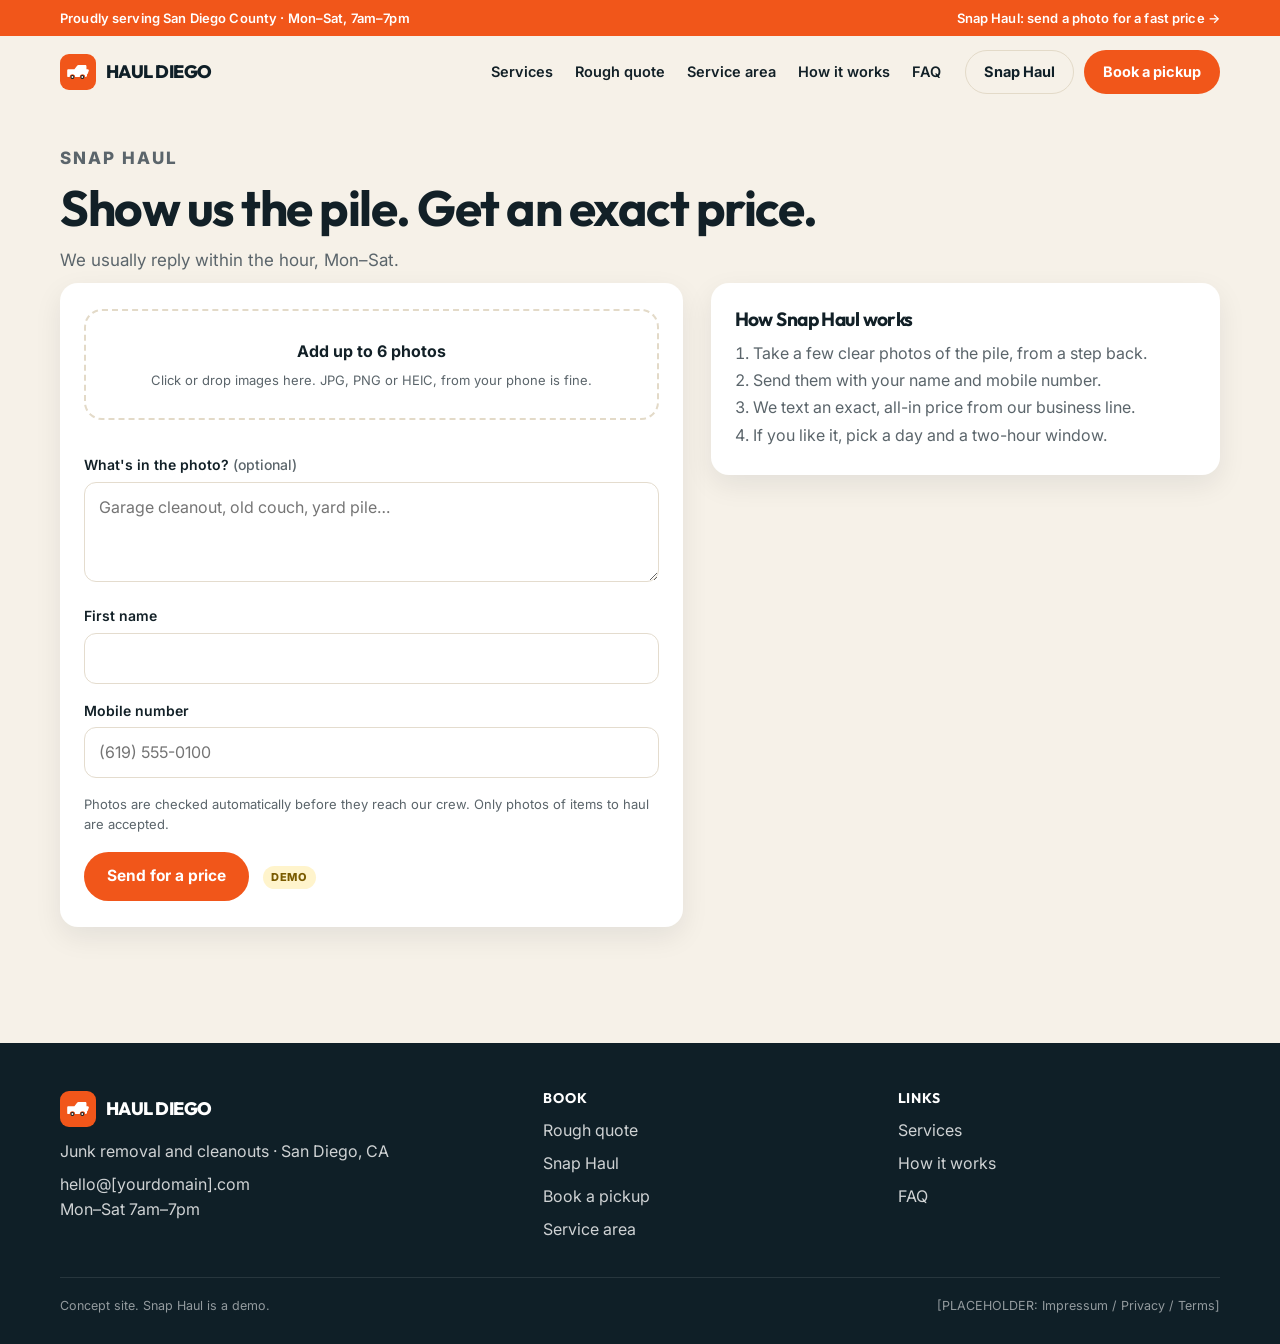
<file: snap.html>
<!DOCTYPE html>
<html lang="en">
<head>
  <meta charset="utf-8">
  <meta name="viewport" content="width=device-width, initial-scale=1">
  <title>Snap Haul — Haul Diego</title>
  <meta name="description" content="Show us the pile. Get an exact junk removal price by text, usually within the hour, Mon–Sat.">
  <link rel="icon" href="img/logo.svg" type="image/svg+xml">
  <link rel="preconnect" href="https://fonts.googleapis.com">
  <link rel="preconnect" href="https://fonts.gstatic.com" crossorigin>
  <link href="https://fonts.googleapis.com/css2?family=Inter:wght@400;500;600;700&family=Outfit:wght@500;600;700;800&display=swap" rel="stylesheet">
  <link rel="stylesheet" href="css/styles.css">
</head>
<body>
  <a class="skip" href="#main">Skip to content</a>
  <div class="topbar">
    <div class="wrap">
      <span>Proudly serving San Diego County · Mon–Sat, 7am–7pm</span>
      <a href="snap.html">Snap Haul: send a photo for a fast price →</a>
    </div>
  </div>
  <header class="site-header" id="site-header">
    <div class="wrap header-row">
      <a class="logo" href="index.html"><img src="img/logo.svg" width="36" height="36" alt=""> HAUL DIEGO</a>
      <button class="menu-toggle" type="button" aria-expanded="false" aria-controls="site-nav" aria-label="Open menu">☰</button>
      <nav class="nav" id="site-nav">
        <a href="index.html#services">Services</a>
        <a href="quote.html">Rough quote</a>
        <a href="service-area.html">Service area</a>
        <a href="index.html#how">How it works</a>
        <a href="index.html#faq">FAQ</a>
      </nav>
      <div class="header-actions">
        <a class="btn btn-ghost" href="snap.html" aria-current="page">Snap Haul</a>
        <a class="btn btn-orange" href="book.html">Book a pickup</a>
      </div>
    </div>
  </header>

  <main id="main">
    <div class="page-hero">
      <div class="wrap">
        <p class="section-kicker">Snap Haul</p>
        <h1>Show us the pile. Get an exact price.</h1>
        <p>We usually reply within the hour, Mon–Sat.</p>
      </div>
    </div>

    <div class="wrap snap-grid">
      <form id="snap-form" class="step-card" novalidate>
        <div class="drop" id="drop" tabindex="0" role="button" aria-label="Upload up to 6 photos">
          <strong>Add up to 6 photos</strong>
          <p class="help">Click or drop images here. JPG, PNG or HEIC, from your phone is fine.</p>
          <input id="files" type="file" accept="image/*" multiple hidden>
        </div>
        <div class="previews" id="previews"></div>
        <p class="err-msg" id="file-err" hidden></p>

        <div class="field" style="margin-top:20px">
          <label for="whats">What's in the photo? <span style="font-weight:500;color:var(--muted)">(optional)</span></label>
          <textarea id="whats" name="whats" rows="3" placeholder="Garage cleanout, old couch, yard pile…"></textarea>
        </div>
        <div class="field">
          <label for="first">First name</label>
          <input id="first" name="first" required autocomplete="given-name">
        </div>
        <div class="field">
          <label for="mobile">Mobile number</label>
          <input id="mobile" name="mobile" type="tel" required autocomplete="tel" placeholder="(619) 555-0100">
        </div>
        <p class="help">Photos are checked automatically before they reach our crew. Only photos of items to haul are accepted.</p>
        <p style="margin-top:18px">
          <button class="btn btn-orange btn-lg" type="submit">Send for a price</button>
          <span class="demo-note" style="margin-left:10px">Demo</span>
        </p>
        <p class="err-msg" id="form-err" hidden></p>
      </form>

      <div class="confirm" id="snap-done" hidden>
        <p class="demo-note">Demo only</p>
        <h2>Your photos would go to the quote inbox.</h2>
        <p style="color:var(--muted);max-width:42ch;margin:0 auto 18px">Nothing has been sent. On the live site, the crew would text an exact price from the business line, usually within the hour, Monday through Saturday.</p>
        <p class="placeholder" style="text-align:left;margin-bottom:22px">[PLACEHOLDER: Connect this form to the owner's quote inbox and business text line.]</p>
        <a class="btn btn-orange" href="book.html">Or book a pickup</a>
      </div>

      <aside>
        <div class="step-card">
          <h2 style="font-size:1.2rem;margin-bottom:10px">How Snap Haul works</h2>
          <ol style="margin:0;padding-left:18px;color:var(--muted);line-height:1.7">
            <li>Take a few clear photos of the pile, from a step back.</li>
            <li>Send them with your name and mobile number.</li>
            <li>We text an exact, all-in price from our business line.</li>
            <li>If you like it, pick a day and a two-hour window.</li>
          </ol>
        </div>
      </aside>
    </div>
  </main>

  <footer class="site-footer">
    <div class="wrap">
      <div class="footer-grid">
        <div>
          <a class="logo" href="index.html"><img src="img/logo.svg" width="36" height="36" alt=""> HAUL DIEGO</a>
          <p style="margin-top:12px">Junk removal and cleanouts · San Diego, CA</p>
          <p style="margin-top:8px">hello@[yourdomain].com</p>
          <p>Mon–Sat 7am–7pm</p>
        </div>
        <div>
          <h3>Book</h3>
          <ul>
            <li><a href="quote.html">Rough quote</a></li>
            <li><a href="snap.html">Snap Haul</a></li>
            <li><a href="book.html">Book a pickup</a></li>
            <li><a href="service-area.html">Service area</a></li>
          </ul>
        </div>
        <div>
          <h3>Links</h3>
          <ul>
            <li><a href="index.html#services">Services</a></li>
            <li><a href="index.html#how">How it works</a></li>
            <li><a href="index.html#faq">FAQ</a></li>
          </ul>
        </div>
      </div>
      <div class="legal"><span>Concept site. Snap Haul is a demo.</span><span>[PLACEHOLDER: Impressum / Privacy / Terms]</span></div>
    </div>
  </footer>
  <nav class="mobile-bar" aria-label="Quick actions">
    <a class="btn btn-ghost" href="quote.html">Quote</a>
    <a class="btn btn-ghost" href="snap.html">Send photo</a>
    <a class="btn btn-orange" href="book.html">Book</a>
  </nav>
  <script src="js/main.js"></script>
  <script src="js/snap.js"></script>
</body>
</html>
</file>
<file: css/styles.css>
/* Haul Diego — customer website
   Palette from the concept artboard: navy + orange on cream.
   Example prices and placeholder copy are marked in the HTML. */
:root {
  --orange: #F1561A;
  --orange-dark: #D44712;
  --orange-soft: #FFF1EA;
  --navy: #0F1F27;
  --navy-2: #17303A;
  --navy-3: #1D3B46;
  --cream: #F6F1E8;
  --cream-2: #EDE6D8;
  --cream-3: #E3DAC8;
  --white: #FFFFFF;
  --text: #122027;
  --muted: #5B656B;
  --line: #E4DCCE;
  --ok: #1F7A4D;
  --danger: #B42318;
  --shadow: 0 10px 28px rgba(15, 31, 39, 0.08);
  --shadow-lg: 0 18px 44px rgba(15, 31, 39, 0.14);
  --radius: 18px;
  --radius-sm: 12px;
  --radius-xs: 8px;
  --max: 1160px;
  --header-h: 72px;
  --font-display: "Outfit", "Inter", system-ui, sans-serif;
  --font-body: "Inter", "Outfit", system-ui, sans-serif;
}

*, *::before, *::after { box-sizing: border-box; }
html { scroll-behavior: smooth; }
body {
  margin: 0;
  font-family: var(--font-body);
  color: var(--text);
  background: var(--cream);
  line-height: 1.55;
  font-size: 16px;
  -webkit-font-smoothing: antialiased;
}
img { max-width: 100%; display: block; }
a { color: inherit; }
button, input, textarea, select { font: inherit; }
h1, h2, h3, h4 { font-family: var(--font-display); letter-spacing: -0.03em; line-height: 1.08; margin: 0; }
p { margin: 0; }

.wrap {
  width: min(calc(100% - 40px), var(--max));
  margin-inline: auto;
}
.skip {
  position: absolute;
  left: 12px; top: 8px;
  background: var(--navy);
  color: #fff;
  padding: 8px 12px;
  border-radius: 8px;
  z-index: 1000;
  transform: translateY(-120%);
}
.skip:focus { transform: none; }

/* Topbar */
.topbar {
  background: var(--orange);
  color: #fff;
  font-size: 13px;
  font-weight: 600;
  letter-spacing: 0.01em;
}
.topbar .wrap {
  display: flex;
  justify-content: space-between;
  gap: 16px;
  align-items: center;
  padding: 8px 0;
  flex-wrap: wrap;
}
.topbar a { color: #fff; text-decoration: none; }
.topbar a:hover { text-decoration: underline; }

/* Header */
.site-header {
  background: var(--cream);
  position: sticky;
  top: 0;
  z-index: 50;
  border-bottom: 1px solid transparent;
}
.site-header.is-scrolled {
  background: rgba(246, 241, 232, 0.92);
  backdrop-filter: blur(12px);
  border-bottom-color: var(--line);
}
.header-row {
  display: flex;
  align-items: center;
  gap: 24px;
  min-height: var(--header-h);
}
.logo {
  display: flex;
  align-items: center;
  gap: 10px;
  text-decoration: none;
  font-family: var(--font-display);
  font-weight: 800;
  letter-spacing: -0.03em;
  font-size: 18px;
  color: var(--navy);
  flex-shrink: 0;
}
.logo img, .logo svg { width: 36px; height: 36px; }
.nav {
  display: flex;
  gap: 22px;
  margin-left: auto;
  font-size: 14.5px;
  font-weight: 600;
}
.nav a {
  text-decoration: none;
  color: var(--text);
  padding: 8px 0;
}
.nav a:hover, .nav a[aria-current="page"] { color: var(--orange); }
.header-actions { display: flex; gap: 10px; align-items: center; flex-shrink: 0; }
.menu-toggle {
  display: none;
  background: none;
  border: 1px solid var(--line);
  border-radius: 10px;
  width: 44px; height: 44px;
  cursor: pointer;
  color: var(--navy);
}

/* Buttons */
.btn {
  display: inline-flex;
  align-items: center;
  justify-content: center;
  gap: 8px;
  text-decoration: none;
  border: 1.5px solid transparent;
  border-radius: 999px;
  padding: 12px 18px;
  font-weight: 700;
  font-size: 14.5px;
  cursor: pointer;
  transition: background .15s, color .15s, border-color .15s, transform .15s;
  line-height: 1.2;
  white-space: nowrap;
}
.btn:active { transform: translateY(1px); }
.btn-orange { background: var(--orange); color: #fff; }
.btn-orange:hover { background: var(--orange-dark); }
.btn-navy { background: var(--navy); color: #fff; }
.btn-navy:hover { background: var(--navy-2); }
.btn-ghost {
  background: transparent;
  color: var(--navy);
  border-color: var(--cream-3);
}
.btn-ghost:hover { border-color: var(--navy); }
.btn-ghost-light {
  background: transparent;
  color: #fff;
  border-color: rgba(255,255,255,.35);
}
.btn-ghost-light:hover { background: rgba(255,255,255,.08); border-color: #fff; }
.btn-lg { padding: 14px 22px; font-size: 15.5px; }
.btn-block { width: 100%; }
.link-arrow {
  color: var(--orange);
  font-weight: 700;
  text-decoration: none;
  display: inline-flex;
  align-items: center;
  gap: 6px;
}
.link-arrow:hover { text-decoration: underline; }

/* Hero */
.hero {
  padding: 12px 0 28px;
}
.hero-panel {
  display: grid;
  grid-template-columns: 1.05fr 1fr;
  background: var(--navy);
  border-radius: 28px;
  overflow: hidden;
  min-height: 560px;
  color: #fff;
  box-shadow: var(--shadow-lg);
}
.hero-copy {
  padding: 56px 48px 108px;
  display: flex;
  flex-direction: column;
}
.eyebrow {
  font-size: 13px;
  font-weight: 700;
  letter-spacing: 0.08em;
  text-transform: uppercase;
  color: var(--orange);
  margin-bottom: 14px;
}
.eyebrow.light { color: #F2B59A; }
.hero-copy h1 {
  font-size: clamp(2.4rem, 4.4vw, 4.15rem);
  font-weight: 800;
  letter-spacing: -0.045em;
  max-width: 11ch;
  margin-bottom: 18px;
}
.hero-copy .lede {
  font-size: 16.5px;
  line-height: 1.55;
  color: rgba(255,255,255,.82);
  max-width: 42ch;
  margin-bottom: 28px;
}
.hero-actions { display: flex; flex-wrap: wrap; gap: 12px; }
.hero-ticks {
  margin-top: auto;
  padding-top: 36px;
  display: flex;
  flex-wrap: wrap;
  gap: 8px 18px;
  font-size: 13.5px;
  color: rgba(255,255,255,.82);
  font-weight: 500;
}
.hero-ticks span { display: flex; align-items: center; gap: 8px; }
.tick::before {
  content: "";
  width: 18px; height: 18px;
  border-radius: 50%;
  background: var(--orange) url("data:image/svg+xml;utf8,<svg xmlns='http://www.w3.org/2000/svg' viewBox='0 0 16 16'><path fill='white' d='M6.2 11.3 2.9 8l1.1-1.1 2.2 2.2 5-5L12.3 5z'/></svg>") center / 12px no-repeat;
  flex-shrink: 0;
}
.hero-visual {
  position: relative;
  min-height: 360px;
  background: linear-gradient(160deg, #1a4452 0%, #2a6a78 35%, #e8b86a 70%, #f1561a 100%);
}
.hero-visual svg, .hero-visual img {
  width: 100%;
  height: 100%;
  object-fit: cover;
  position: absolute;
  inset: 0;
}
.photo-credit {
  position: absolute;
  right: 12px; bottom: 10px;
  font-size: 10px;
  color: rgba(255,255,255,.7);
  z-index: 2;
}

/* Action cards under hero */
.actions-row {
  display: grid;
  grid-template-columns: 1fr 1fr 1fr;
  gap: 18px;
  margin-top: -48px;
  position: relative;
  z-index: 2;
  padding-bottom: 24px;
}
.action-card {
  background: var(--white);
  border-radius: var(--radius);
  padding: 26px 24px 22px;
  box-shadow: var(--shadow);
  display: flex;
  flex-direction: column;
  min-height: 200px;
}
.action-card.dark {
  background: var(--navy);
  color: #fff;
}
.action-card h3 {
  font-size: 1.35rem;
  margin-bottom: 10px;
}
.action-card p {
  color: var(--muted);
  font-size: 15px;
  margin-bottom: 18px;
}
.action-card.dark p { color: rgba(255,255,255,.75); }
.action-card .link-arrow, .action-card .btn { margin-top: auto; align-self: flex-start; }

/* Sections */
section { padding: 72px 0; }
.section-kicker {
  font-size: 12px;
  font-weight: 800;
  letter-spacing: 0.12em;
  text-transform: uppercase;
  color: var(--orange);
  margin-bottom: 10px;
}
.section-title {
  font-size: clamp(1.9rem, 3.4vw, 2.85rem);
  font-weight: 800;
  margin-bottom: 14px;
  max-width: 18ch;
}
.section-lead {
  color: var(--muted);
  font-size: 17px;
  max-width: 48ch;
}

/* What we haul */
.haul { background: var(--white); }
.haul-head { margin-bottom: 36px; }
.haul-grid {
  display: grid;
  grid-template-columns: repeat(4, 1fr);
  gap: 16px;
}
.haul-tile {
  background: var(--cream);
  border-radius: var(--radius-sm);
  padding: 22px 20px 20px;
  min-height: 180px;
}
.haul-tile .num {
  font-family: var(--font-display);
  font-weight: 800;
  color: var(--orange);
  font-size: 13px;
  letter-spacing: 0.08em;
  margin-bottom: 10px;
}
.haul-tile h3 { font-size: 1.12rem; margin-bottom: 8px; }
.haul-tile p { color: var(--muted); font-size: 14.5px; }

/* Pricing */
.pricing { background: var(--cream); }
.pricing-grid {
  display: grid;
  grid-template-columns: 1fr 1.05fr;
  gap: 48px;
  align-items: center;
}
.price-cards {
  display: grid;
  grid-template-columns: 1fr 1fr;
  gap: 14px;
}
.price-card {
  background: var(--white);
  border-radius: var(--radius-sm);
  padding: 22px 20px;
  box-shadow: var(--shadow);
}
.price-card .label { font-weight: 600; font-size: 15px; margin-bottom: 8px; }
.price-card .amount {
  font-family: var(--font-display);
  font-weight: 800;
  font-size: 1.55rem;
  color: var(--orange);
  letter-spacing: -0.03em;
}
.footnote {
  margin-top: 16px;
  font-size: 13px;
  color: var(--muted);
}
.example-tag {
  display: inline-block;
  font-size: 11px;
  font-weight: 700;
  letter-spacing: 0.06em;
  text-transform: uppercase;
  background: var(--orange-soft);
  color: var(--orange-dark);
  padding: 3px 8px;
  border-radius: 999px;
  margin-bottom: 10px;
}

/* Steps */
.steps { background: var(--white); }
.step-grid {
  display: grid;
  grid-template-columns: repeat(4, 1fr);
  gap: 22px;
  margin-top: 36px;
}
.step .n {
  font-family: var(--font-display);
  font-weight: 800;
  font-size: 2.4rem;
  color: var(--orange);
  letter-spacing: -0.04em;
  line-height: 1;
  margin-bottom: 12px;
}
.step h3 { font-size: 1.2rem; margin-bottom: 8px; }
.step p { color: var(--muted); font-size: 15px; }

/* Snap banner */
.snap-banner {
  background: var(--navy);
  color: #fff;
  border-radius: 28px;
  padding: 48px 52px;
  display: grid;
  grid-template-columns: 1fr auto;
  gap: 32px;
  align-items: center;
}
.snap-banner .section-kicker { color: #F2B59A; }
.snap-banner h2 {
  font-size: clamp(1.8rem, 3vw, 2.6rem);
  margin-bottom: 12px;
  max-width: 16ch;
}
.snap-banner p { color: rgba(255,255,255,.78); max-width: 52ch; }

/* Reviews */
.reviews { background: var(--cream); }
.reviews-head {
  display: flex;
  justify-content: space-between;
  gap: 20px;
  align-items: end;
  margin-bottom: 28px;
  flex-wrap: wrap;
}
.g-badge {
  background: var(--white);
  border: 1px dashed var(--cream-3);
  border-radius: 12px;
  padding: 12px 16px;
  font-size: 13px;
  color: var(--muted);
  min-width: 180px;
  text-align: center;
}
.review-grid {
  display: grid;
  grid-template-columns: repeat(3, 1fr);
  gap: 16px;
}
.review {
  background: var(--white);
  border-radius: var(--radius);
  padding: 24px 22px;
  min-height: 200px;
  display: flex;
  flex-direction: column;
}
.review p { flex: 1; font-size: 15.5px; }
.review .who {
  margin-top: 18px;
  font-size: 13px;
  font-weight: 600;
  color: var(--muted);
}
.placeholder {
  background: repeating-linear-gradient(-45deg, #fff, #fff 8px, #FBF6EE 8px, #FBF6EE 16px);
  border: 1px dashed #C9BBA3;
  color: #6B5E48;
  border-radius: 8px;
  padding: 8px 10px;
}

/* Service area teaser */
.area { background: var(--white); }
.area-grid {
  display: grid;
  grid-template-columns: 1fr 1fr;
  gap: 40px;
  align-items: center;
}
.chips { display: flex; flex-wrap: wrap; gap: 8px; margin: 22px 0 26px; }
.chip {
  background: var(--cream);
  border-radius: 999px;
  padding: 8px 14px;
  font-weight: 600;
  font-size: 14px;
  border: 1px solid transparent;
}
.chip-btn {
  cursor: pointer;
  background: var(--white);
  border: 1px solid var(--line);
  font: inherit;
  font-weight: 600;
  font-size: 14px;
  border-radius: 999px;
  padding: 8px 14px;
}
.chip-btn:hover, .chip-btn.is-on { border-color: var(--orange); color: var(--orange); background: var(--orange-soft); }
.map-ph {
  background: linear-gradient(180deg, #d7e4e8, #c3d4c8);
  border-radius: 24px;
  min-height: 340px;
  display: flex;
  align-items: center;
  justify-content: center;
  text-align: center;
  color: var(--navy-2);
  padding: 24px;
  border: 1px dashed #9BB3B0;
  position: relative;
  overflow: hidden;
}

/* FAQ */
.faq { background: var(--cream); }
.faq-list { max-width: 760px; margin-top: 28px; }
.faq-item {
  background: var(--white);
  border-radius: 14px;
  margin-bottom: 10px;
  overflow: hidden;
}
.faq-item button {
  width: 100%;
  text-align: left;
  background: none;
  border: 0;
  padding: 18px 22px;
  font-weight: 700;
  font-size: 16px;
  cursor: pointer;
  display: flex;
  justify-content: space-between;
  gap: 16px;
  color: var(--text);
  font-family: var(--font-display);
}
.faq-item button::after {
  content: "+";
  font-size: 22px;
  color: var(--orange);
  font-weight: 600;
  line-height: 1;
}
.faq-item[open] button::after { content: "–"; }
.faq-item .answer {
  display: none;
  padding: 0 22px 18px;
  color: var(--muted);
}
.faq-item[open] .answer { display: block; }

/* CTA */
.cta { padding-bottom: 40px; }
.cta-panel {
  background: var(--navy);
  color: #fff;
  border-radius: 28px;
  padding: 64px 40px;
  text-align: center;
}
.cta-panel h2 {
  font-size: clamp(2rem, 4vw, 3.2rem);
  margin-bottom: 24px;
}
.cta-actions { display: flex; justify-content: center; gap: 12px; flex-wrap: wrap; }

/* Footer */
.site-footer {
  background: var(--navy);
  color: rgba(255,255,255,.8);
  padding: 48px 0 28px;
  margin-top: 20px;
}
.footer-grid {
  display: grid;
  grid-template-columns: 1.4fr 1fr 1fr;
  gap: 32px;
  padding-bottom: 28px;
  border-bottom: 1px solid rgba(255,255,255,.1);
}
.site-footer .logo { color: #fff; }
.site-footer h3 {
  color: #fff;
  font-size: 14px;
  letter-spacing: 0.06em;
  text-transform: uppercase;
  margin-bottom: 12px;
}
.site-footer a { color: rgba(255,255,255,.8); text-decoration: none; }
.site-footer a:hover { color: #fff; }
.site-footer ul { list-style: none; margin: 0; padding: 0; }
.site-footer li { margin: 8px 0; }
.legal {
  padding-top: 18px;
  font-size: 12.5px;
  color: rgba(255,255,255,.55);
  display: flex;
  justify-content: space-between;
  gap: 12px;
  flex-wrap: wrap;
}

/* Mobile bottom bar */
.mobile-bar {
  display: none;
  position: fixed;
  left: 0; right: 0; bottom: 0;
  background: var(--white);
  border-top: 1px solid var(--line);
  padding: 8px 12px calc(8px + env(safe-area-inset-bottom));
  z-index: 60;
  grid-template-columns: 1fr 1fr 1fr;
  gap: 8px;
  box-shadow: 0 -8px 24px rgba(15,31,39,.08);
}
.mobile-bar .btn { padding: 11px 8px; font-size: 13px; white-space: nowrap; }

/* Page headers (inner) */
.page-hero {
  padding: 36px 0 10px;
}
.page-hero h1 {
  font-size: clamp(2rem, 4vw, 3.1rem);
  margin: 8px 0 12px;
}
.page-hero p { color: var(--muted); max-width: 50ch; font-size: 17px; }

/* Forms */
.field { margin-bottom: 16px; }
.field label, .label {
  display: block;
  font-weight: 600;
  font-size: 14px;
  margin-bottom: 6px;
}
.field input, .field textarea, .field select, .text-input {
  width: 100%;
  border: 1.5px solid var(--line);
  border-radius: 12px;
  padding: 12px 14px;
  background: var(--white);
  color: var(--text);
  outline: none;
}
.field input:focus, .field textarea:focus, .text-input:focus {
  border-color: var(--orange);
  box-shadow: 0 0 0 3px rgba(241,86,26,.15);
}
.help { font-size: 13px; color: var(--muted); margin-top: 6px; }
.ok-msg { color: var(--ok); font-weight: 600; margin-top: 8px; }
.err-msg { color: var(--danger); font-weight: 600; margin-top: 8px; }

/* Quote page */
.quote-layout {
  display: grid;
  grid-template-columns: 1fr 340px;
  gap: 28px;
  align-items: start;
  padding-bottom: 80px;
}
.step-card {
  background: var(--white);
  border-radius: var(--radius);
  padding: 26px 24px;
  margin-bottom: 16px;
  box-shadow: var(--shadow);
}
.step-card h2 { font-size: 1.25rem; margin-bottom: 6px; }
.step-card .hint { color: var(--muted); font-size: 14.5px; margin-bottom: 18px; }
.choice-grid {
  display: grid;
  grid-template-columns: repeat(auto-fit, minmax(160px, 1fr));
  gap: 10px;
}
.choice {
  text-align: left;
  background: var(--cream);
  border: 2px solid transparent;
  border-radius: 14px;
  padding: 14px 14px 12px;
  cursor: pointer;
  color: var(--text);
}
.choice:hover { border-color: var(--cream-3); }
.choice.is-on, .choice[aria-pressed="true"] {
  border-color: var(--orange);
  background: var(--orange-soft);
}
.choice strong { display: block; font-size: 15px; margin-bottom: 2px; }
.choice span { font-size: 12.5px; color: var(--muted); }
.bay-visual {
  margin: 18px 0 8px;
  background: var(--cream);
  border-radius: 14px;
  padding: 16px;
}
.bay-visual p { font-size: 13.5px; color: var(--muted); margin-bottom: 10px; }
.bays {
  display: grid;
  grid-template-columns: 1fr 1fr;
  gap: 8px;
  height: 120px;
}
.bay {
  border: 2px dashed var(--cream-3);
  border-radius: 10px;
  background: #fff;
  position: relative;
  overflow: hidden;
  display: flex;
  align-items: end;
  justify-content: center;
  font-size: 12px;
  font-weight: 700;
  color: var(--muted);
}
.bay .fill {
  position: absolute;
  left: 0; right: 0; bottom: 0;
  background: linear-gradient(180deg, #F7A06E, var(--orange));
  transition: height .25s;
}
.bay .lbl { position: relative; z-index: 1; padding: 8px; color: var(--navy); }
.counter-row, .flag-row {
  display: flex;
  justify-content: space-between;
  align-items: center;
  gap: 12px;
  padding: 10px 0;
  border-bottom: 1px solid var(--line);
}
.counter-row:last-child, .flag-row:last-child { border-bottom: 0; }
.counter {
  display: flex;
  align-items: center;
  gap: 8px;
}
.counter button {
  width: 32px; height: 32px;
  border-radius: 8px;
  border: 1px solid var(--line);
  background: var(--cream);
  cursor: pointer;
  font-weight: 700;
}
.counter output { min-width: 18px; text-align: center; font-weight: 700; }
.toggle {
  display: flex;
  align-items: center;
  gap: 10px;
  width: 100%;
  background: none;
  border: 0;
  text-align: left;
  cursor: pointer;
  padding: 0;
  color: inherit;
}
.toggle .box {
  width: 20px; height: 20px;
  border: 2px solid var(--cream-3);
  border-radius: 6px;
  flex-shrink: 0;
  background: #fff;
}
.toggle[aria-pressed="true"] .box {
  background: var(--orange);
  border-color: var(--orange);
  background-image: url("data:image/svg+xml;utf8,<svg xmlns='http://www.w3.org/2000/svg' viewBox='0 0 16 16'><path fill='white' d='M6.2 11.3 2.9 8l1.1-1.1 2.2 2.2 5-5L12.3 5z'/></svg>");
  background-repeat: no-repeat;
  background-position: center;
}

.quote-side {
  position: sticky;
  top: 92px;
  background: var(--navy);
  color: #fff;
  border-radius: 22px;
  padding: 24px 22px;
  box-shadow: var(--shadow-lg);
}
.quote-side h2 {
  font-size: 13px;
  letter-spacing: 0.12em;
  text-transform: uppercase;
  color: #F2B59A;
  margin-bottom: 14px;
}
.quote-lines { font-size: 14.5px; }
.quote-line {
  display: flex;
  justify-content: space-between;
  gap: 12px;
  padding: 7px 0;
  border-bottom: 1px solid rgba(255,255,255,.08);
}
.quote-total {
  display: flex;
  justify-content: space-between;
  align-items: baseline;
  margin: 14px 0 8px;
  font-family: var(--font-display);
  font-weight: 800;
  font-size: 1.7rem;
}
.quote-side .meta { font-size: 13.5px; color: rgba(255,255,255,.7); margin: 4px 0; }
.quote-side .btns { display: flex; flex-direction: column; gap: 8px; margin-top: 16px; }
.quote-side .fine { font-size: 12.5px; color: rgba(255,255,255,.6); margin-top: 12px; }

/* Booking */
.book-shell { max-width: 720px; margin: 0 auto 80px; }
.progress {
  display: flex;
  justify-content: space-between;
  gap: 8px;
  margin: 8px 0 22px;
  font-size: 12px;
  font-weight: 700;
  color: var(--muted);
}
.progress span { flex: 1; height: 6px; background: var(--cream-3); border-radius: 99px; }
.progress span.is-on { background: var(--orange); }
.days {
  display: grid;
  grid-template-columns: repeat(7, 1fr);
  gap: 8px;
}
.day, .window {
  border: 1.5px solid var(--line);
  background: #fff;
  border-radius: 12px;
  padding: 10px 8px;
  cursor: pointer;
  text-align: center;
}
.day small { display: block; color: var(--muted); font-size: 11px; }
.day strong { font-size: 16px; }
.day.is-on, .window.is-on { border-color: var(--orange); background: var(--orange-soft); }
.windows { display: grid; grid-template-columns: repeat(3, 1fr); gap: 8px; }
.confirm {
  background: var(--white);
  border-radius: var(--radius);
  padding: 36px 28px;
  text-align: center;
  box-shadow: var(--shadow);
}
.confirm h2 { margin-bottom: 12px; }

/* Snap */
.snap-grid {
  display: grid;
  grid-template-columns: 1.1fr .9fr;
  gap: 28px;
  padding-bottom: 80px;
}
.drop {
  border: 2px dashed var(--cream-3);
  border-radius: 18px;
  background: var(--white);
  padding: 28px;
  text-align: center;
  cursor: pointer;
}
.drop.is-over { border-color: var(--orange); background: var(--orange-soft); }
.previews {
  display: grid;
  grid-template-columns: repeat(3, 1fr);
  gap: 8px;
  margin-top: 14px;
}
.previews .thumb {
  position: relative;
  aspect-ratio: 1;
  border-radius: 10px;
  overflow: hidden;
  background: var(--cream-2);
}
.previews img { width: 100%; height: 100%; object-fit: cover; }
.previews button {
  position: absolute;
  top: 4px; right: 4px;
  background: var(--navy);
  color: #fff;
  border: 0;
  border-radius: 99px;
  width: 24px; height: 24px;
  cursor: pointer;
}

/* Zones */
.zones { display: grid; gap: 12px; margin-top: 20px; }
.zone {
  background: var(--cream);
  border-radius: 14px;
  padding: 16px 18px;
}
.zone h3 { font-size: 1.05rem; margin-bottom: 4px; }
.zone p { color: var(--muted); font-size: 14.5px; }
.zip-result {
  margin-top: 14px;
  padding: 14px 16px;
  border-radius: 12px;
  background: #E8F6EE;
  color: var(--ok);
  font-weight: 600;
  display: none;
}
.zip-result.is-no { background: #FDECEC; color: var(--danger); display: block; }
.zip-result.is-yes { display: block; }

/* Demo notice */
.demo-note {
  display: inline-block;
  font-size: 11px;
  font-weight: 800;
  letter-spacing: 0.06em;
  text-transform: uppercase;
  background: #FFF4CC;
  color: #7A5B00;
  padding: 3px 8px;
  border-radius: 999px;
}

@media (max-width: 960px) {
  .hero-panel { grid-template-columns: 1fr; min-height: 0; }
  .hero-copy { padding: 36px 28px 32px; }
  .hero-visual { min-height: 280px; }
  .actions-row, .haul-grid, .review-grid, .step-grid { grid-template-columns: 1fr 1fr; }
  .pricing-grid, .area-grid, .snap-banner, .quote-layout, .snap-grid, .footer-grid {
    grid-template-columns: 1fr;
  }
  .quote-side { position: static; }
  .haul-grid { grid-template-columns: 1fr 1fr; }
}

@media (max-width: 720px) {
  .wrap { width: min(calc(100% - 28px), var(--max)); }
  .nav, .header-actions { display: none; }
  .nav.is-open {
    display: flex;
    flex-direction: column;
    position: absolute;
    left: 0; right: 0;
    top: 100%;
    background: var(--cream);
    padding: 12px 16px 20px;
    border-bottom: 1px solid var(--line);
    gap: 4px;
  }
  .menu-toggle { display: inline-flex; align-items: center; justify-content: center; margin-left: auto; }
  .actions-row, .haul-grid, .review-grid, .step-grid, .price-cards { grid-template-columns: 1fr; }
  .hero-copy h1 { max-width: none; }
  .hero-panel { border-radius: 20px; }
  .snap-banner, .cta-panel { padding: 32px 22px; border-radius: 20px; }
  section { padding: 52px 0; }
  .mobile-bar { display: grid; }
  body { padding-bottom: 78px; }
  .days { grid-template-columns: repeat(4, 1fr); }
  .windows { grid-template-columns: 1fr 1fr; }
  .topbar .wrap { font-size: 12px; }
}
</file>
